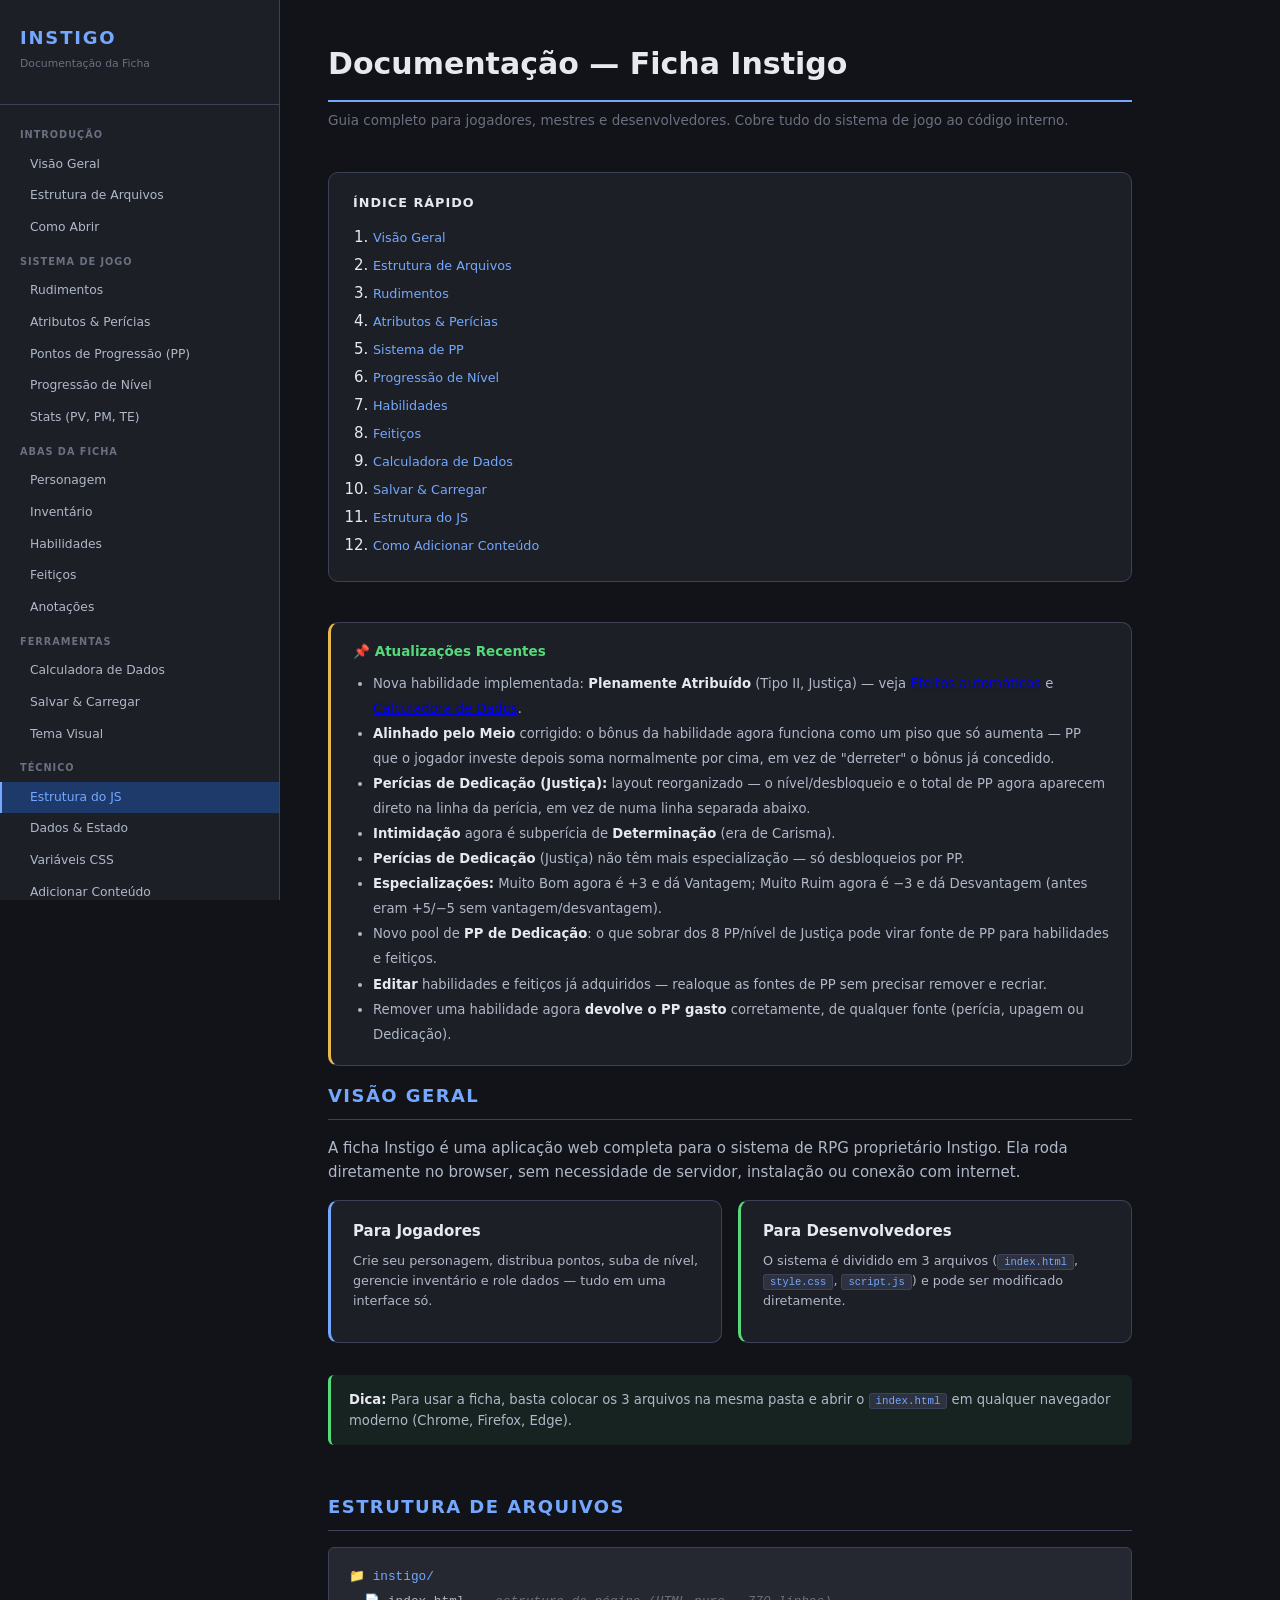
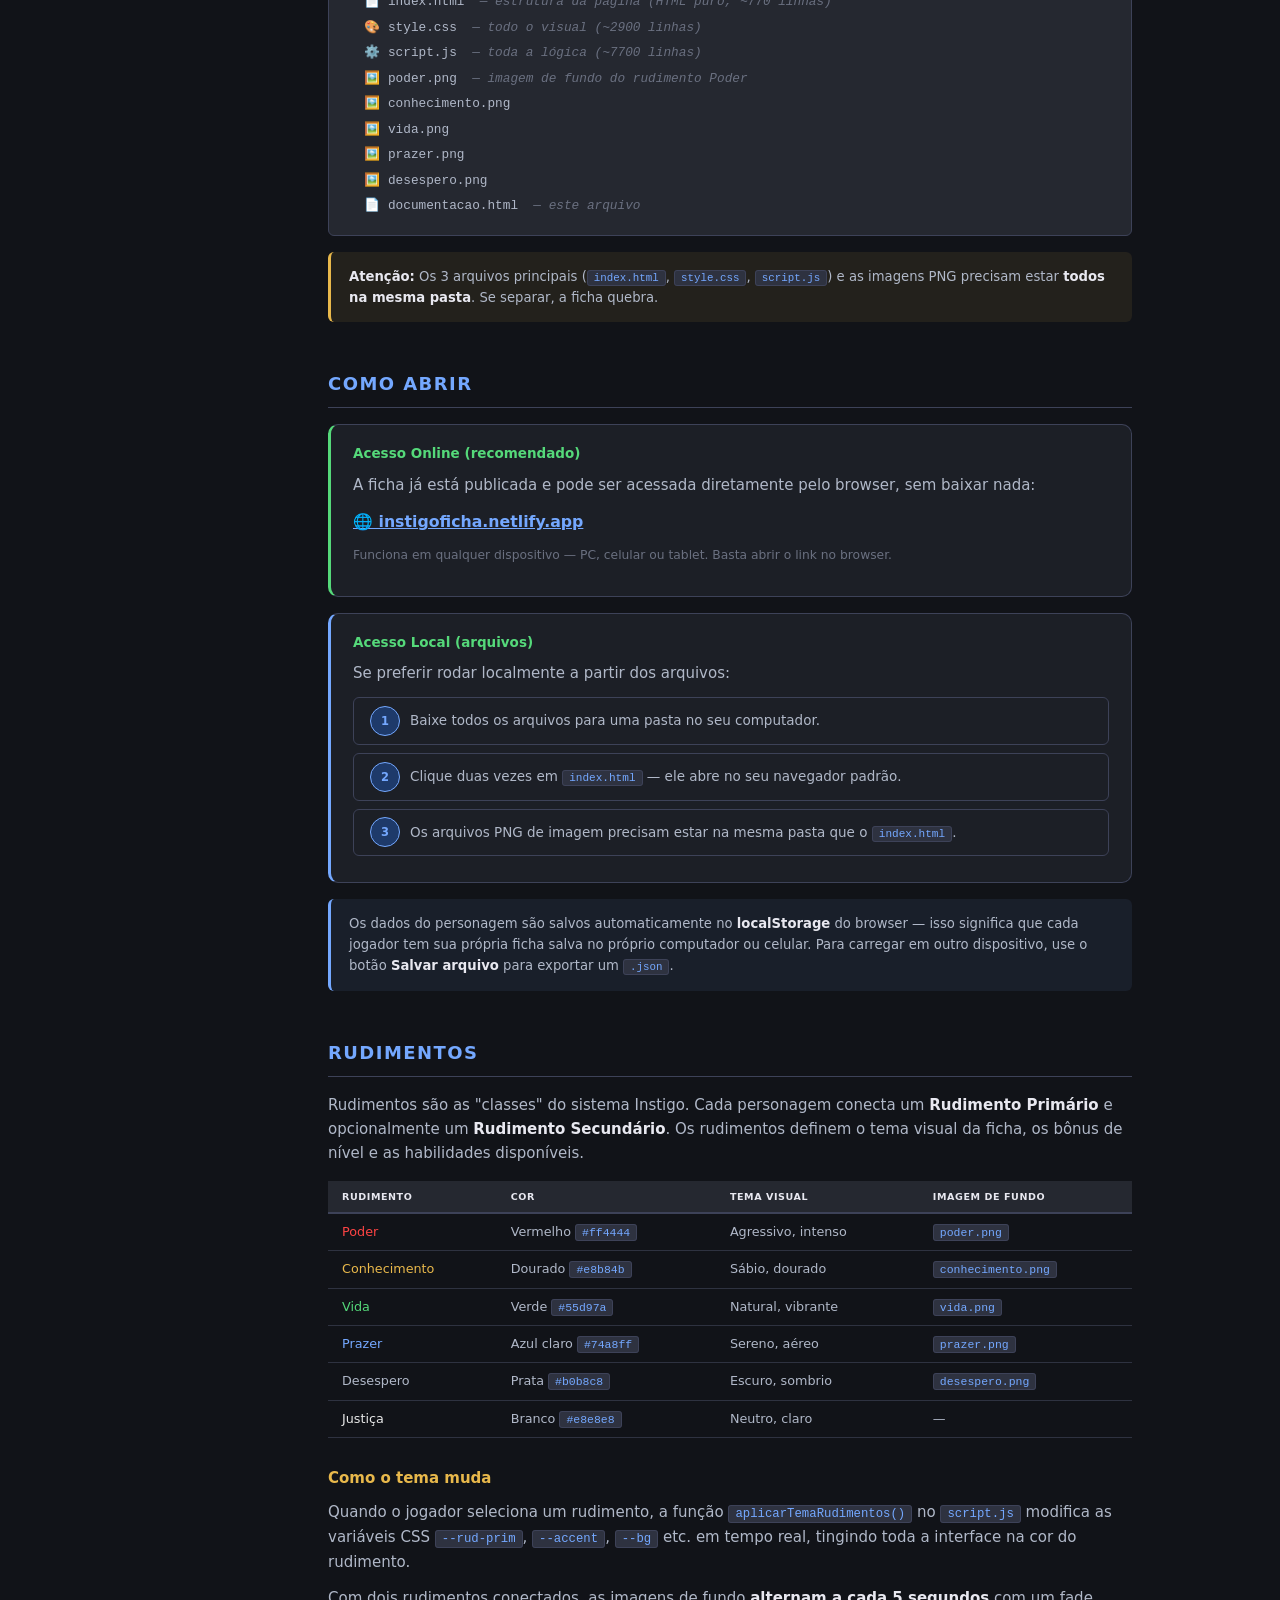
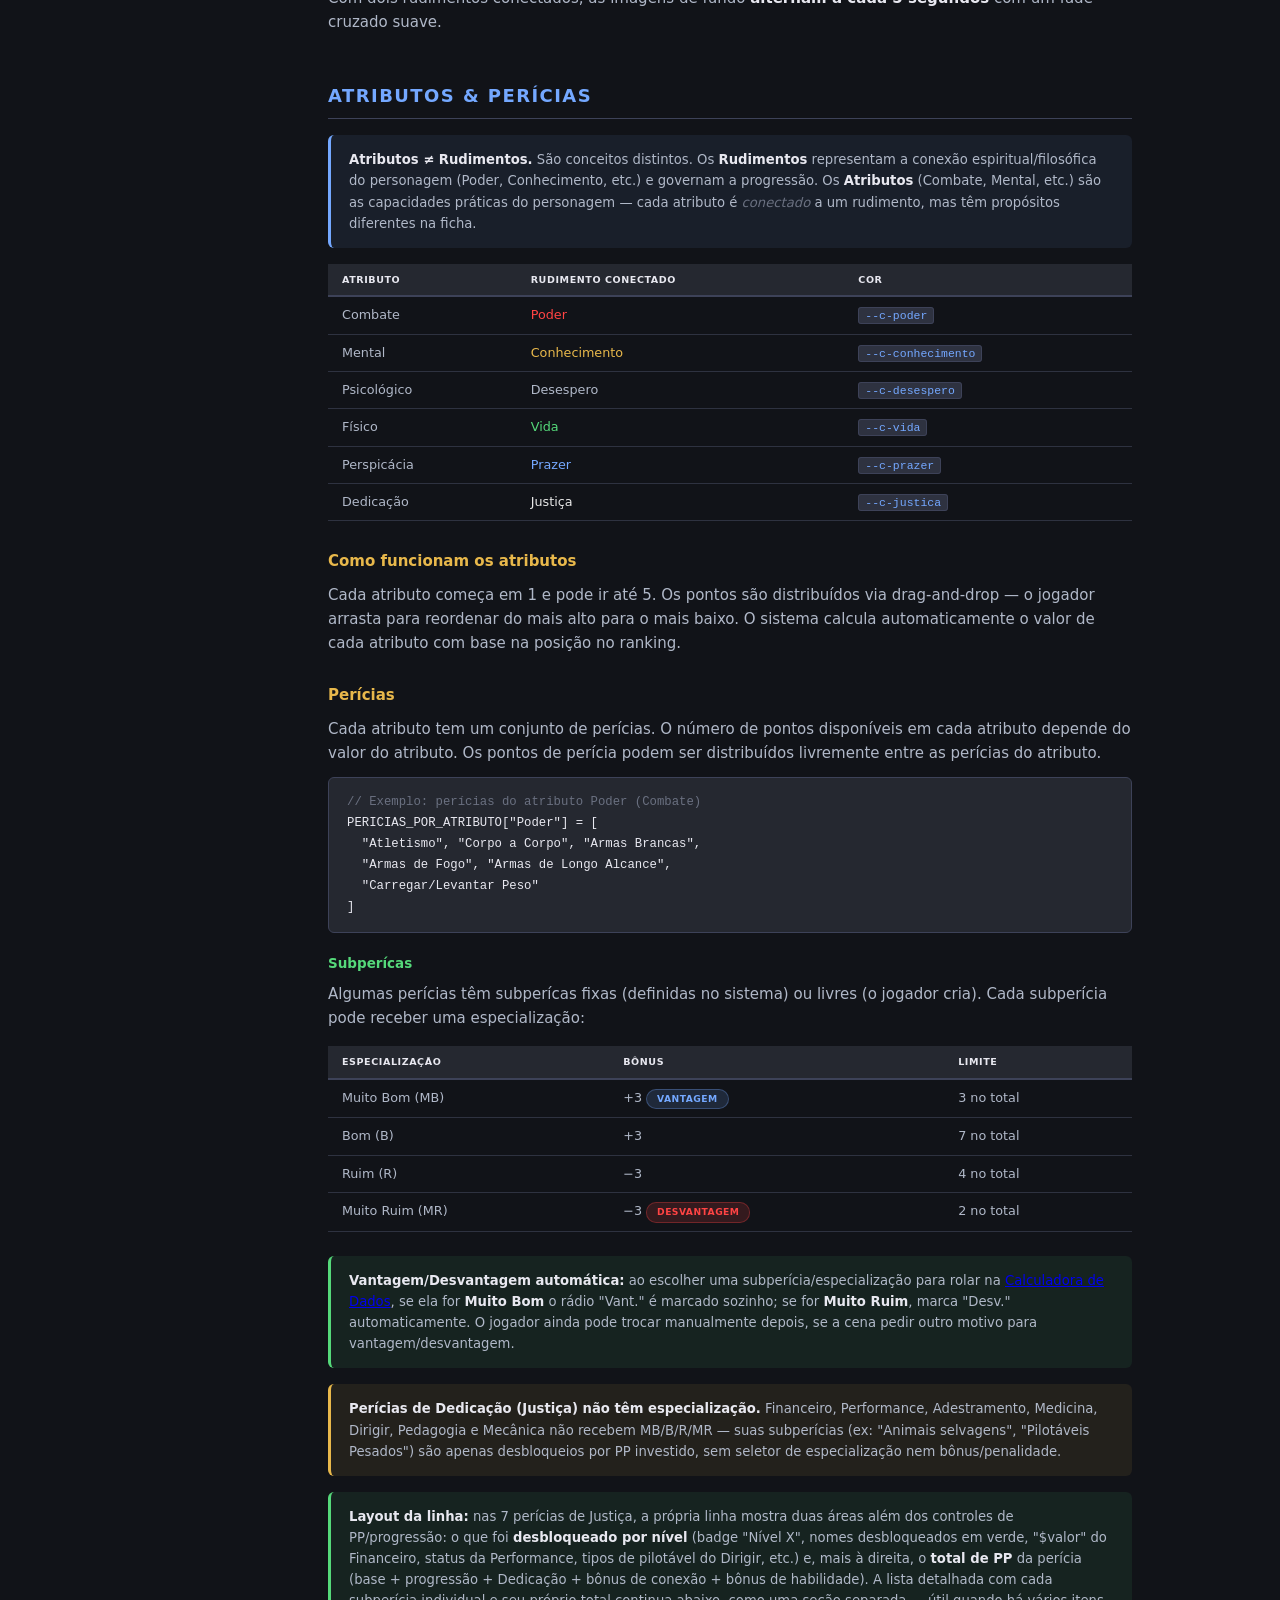
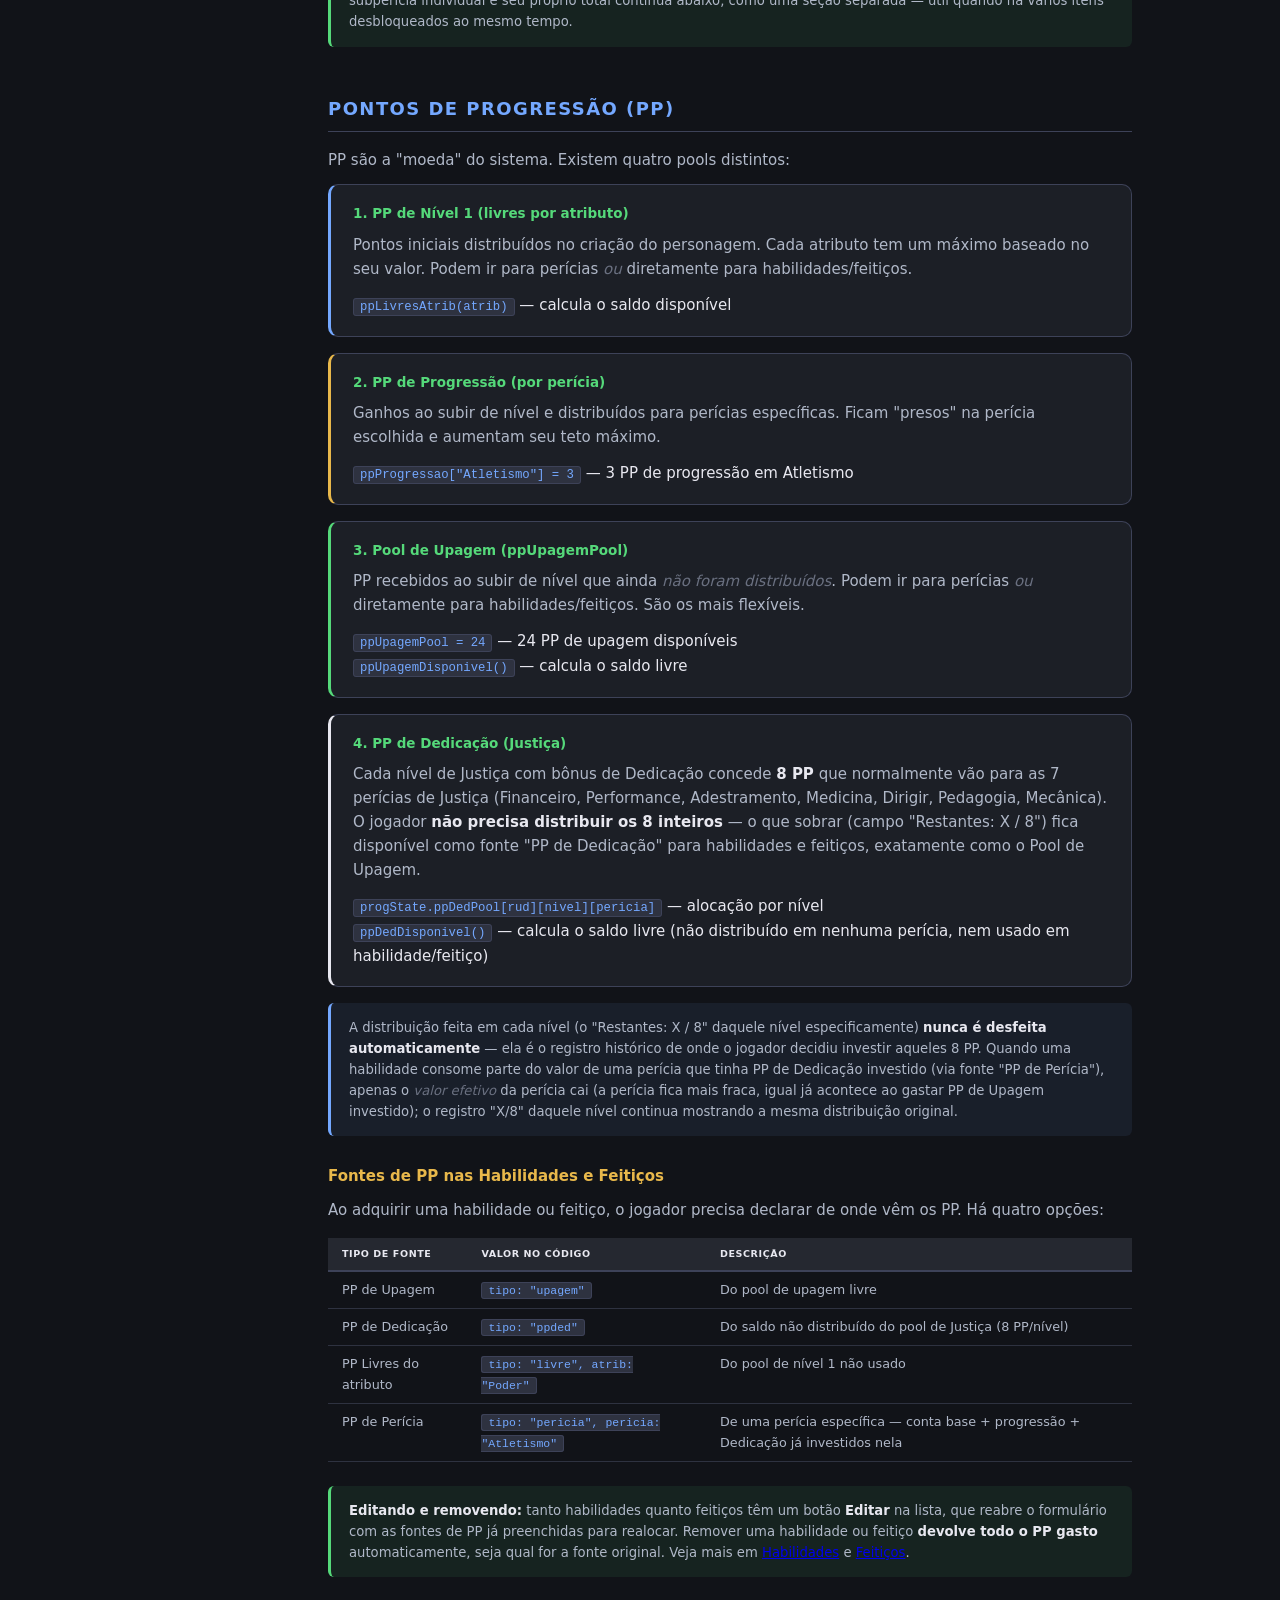
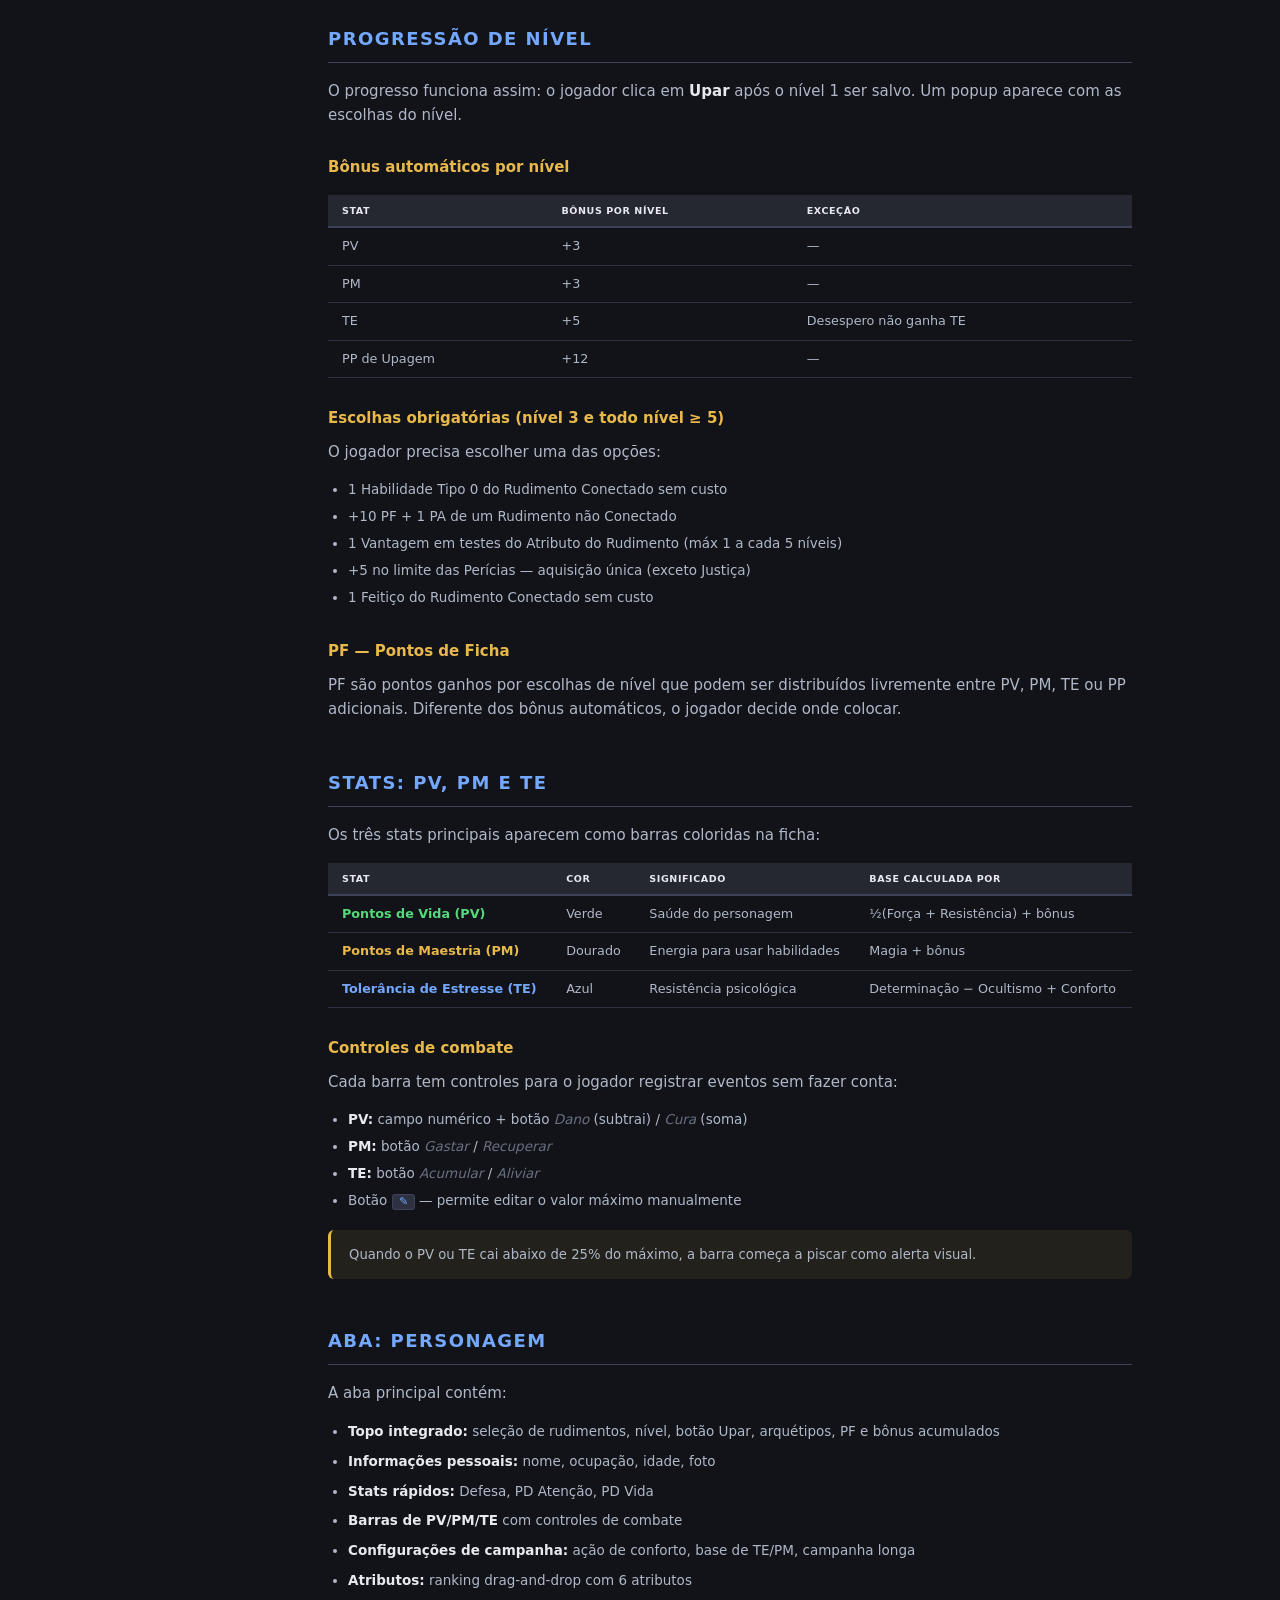
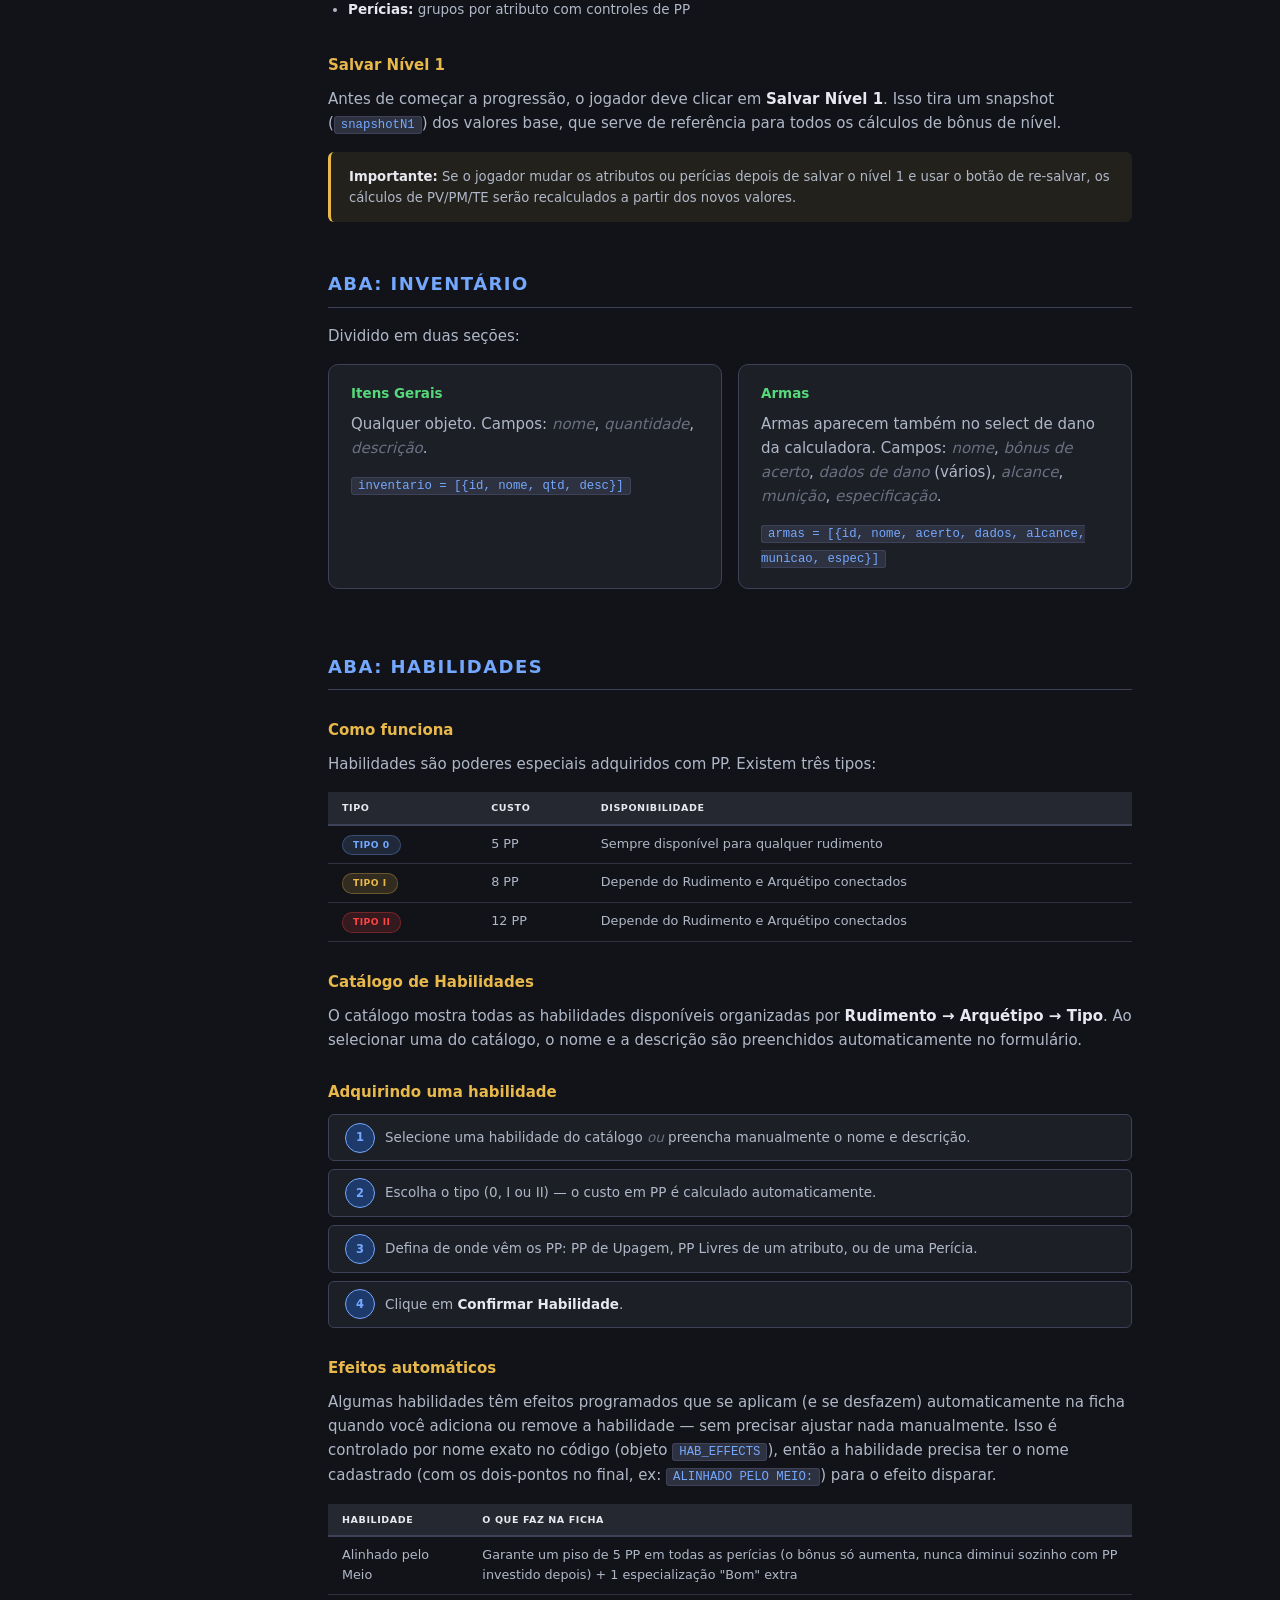
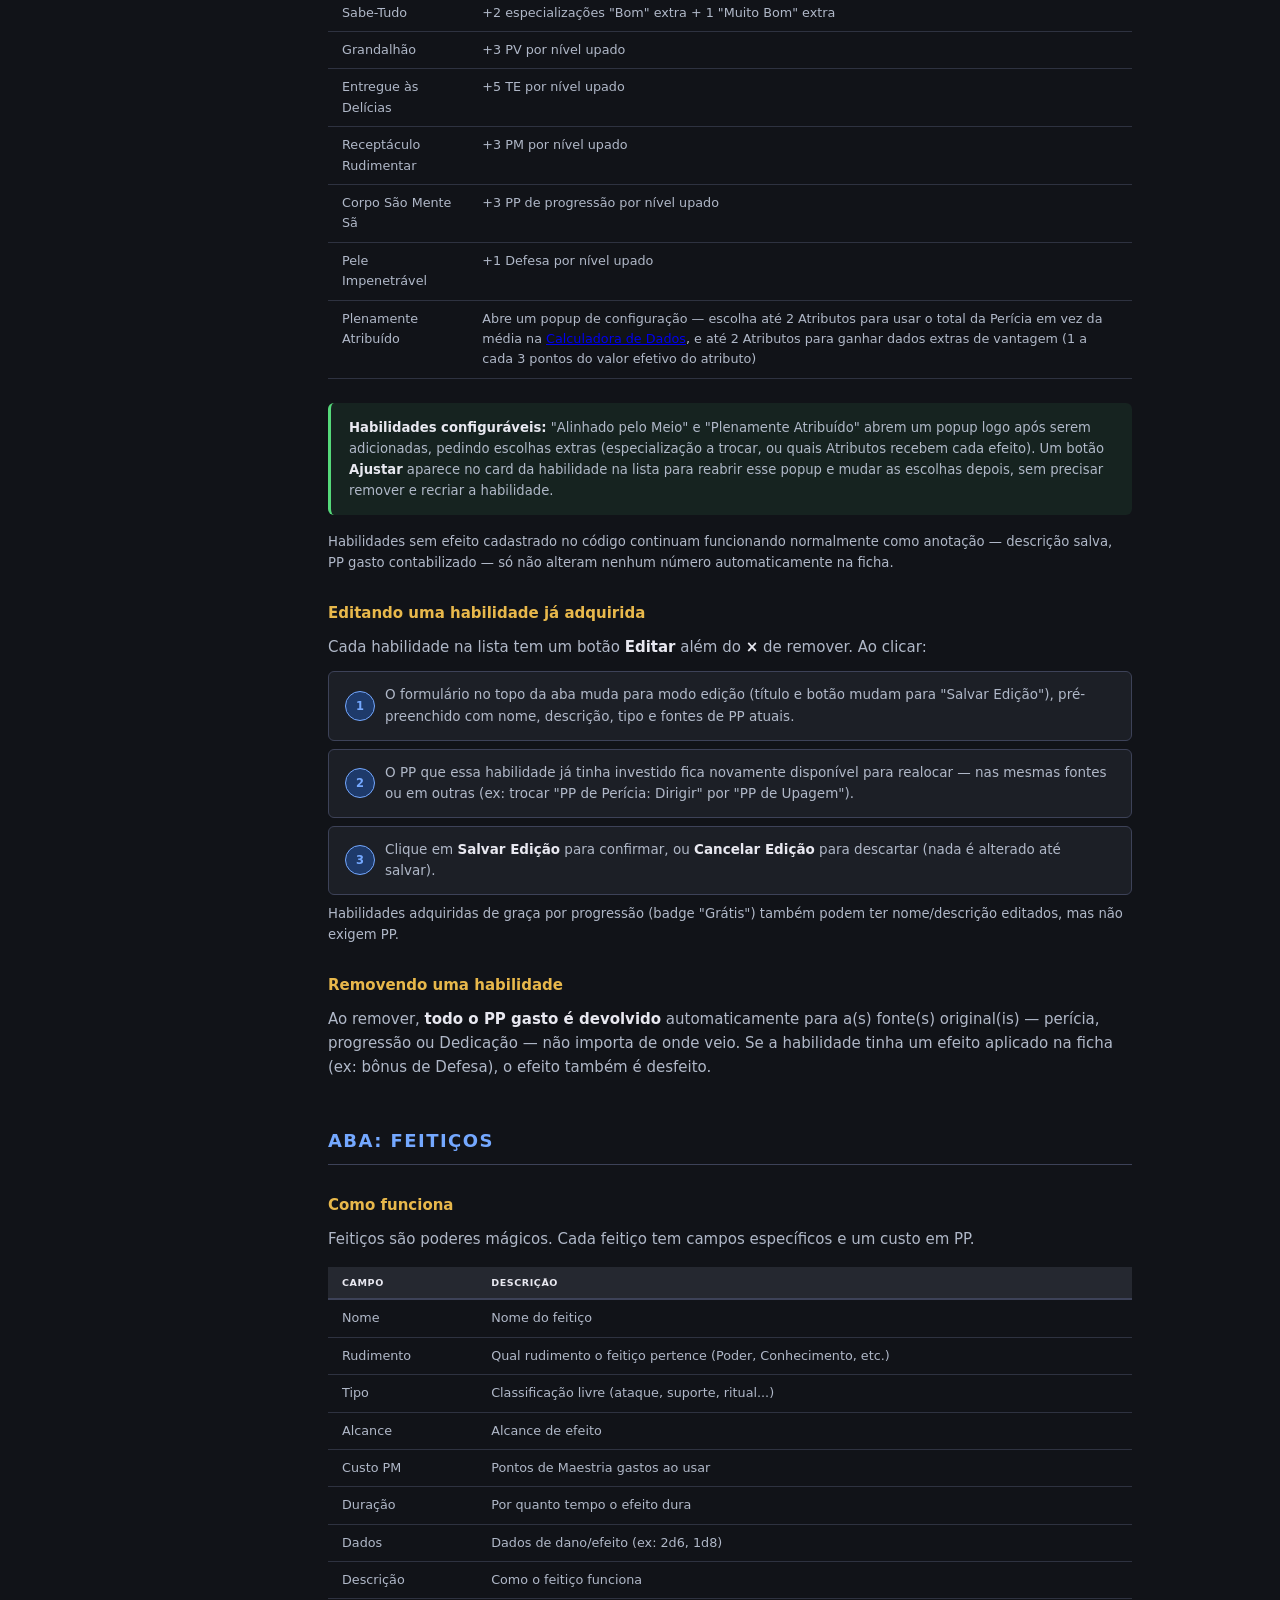
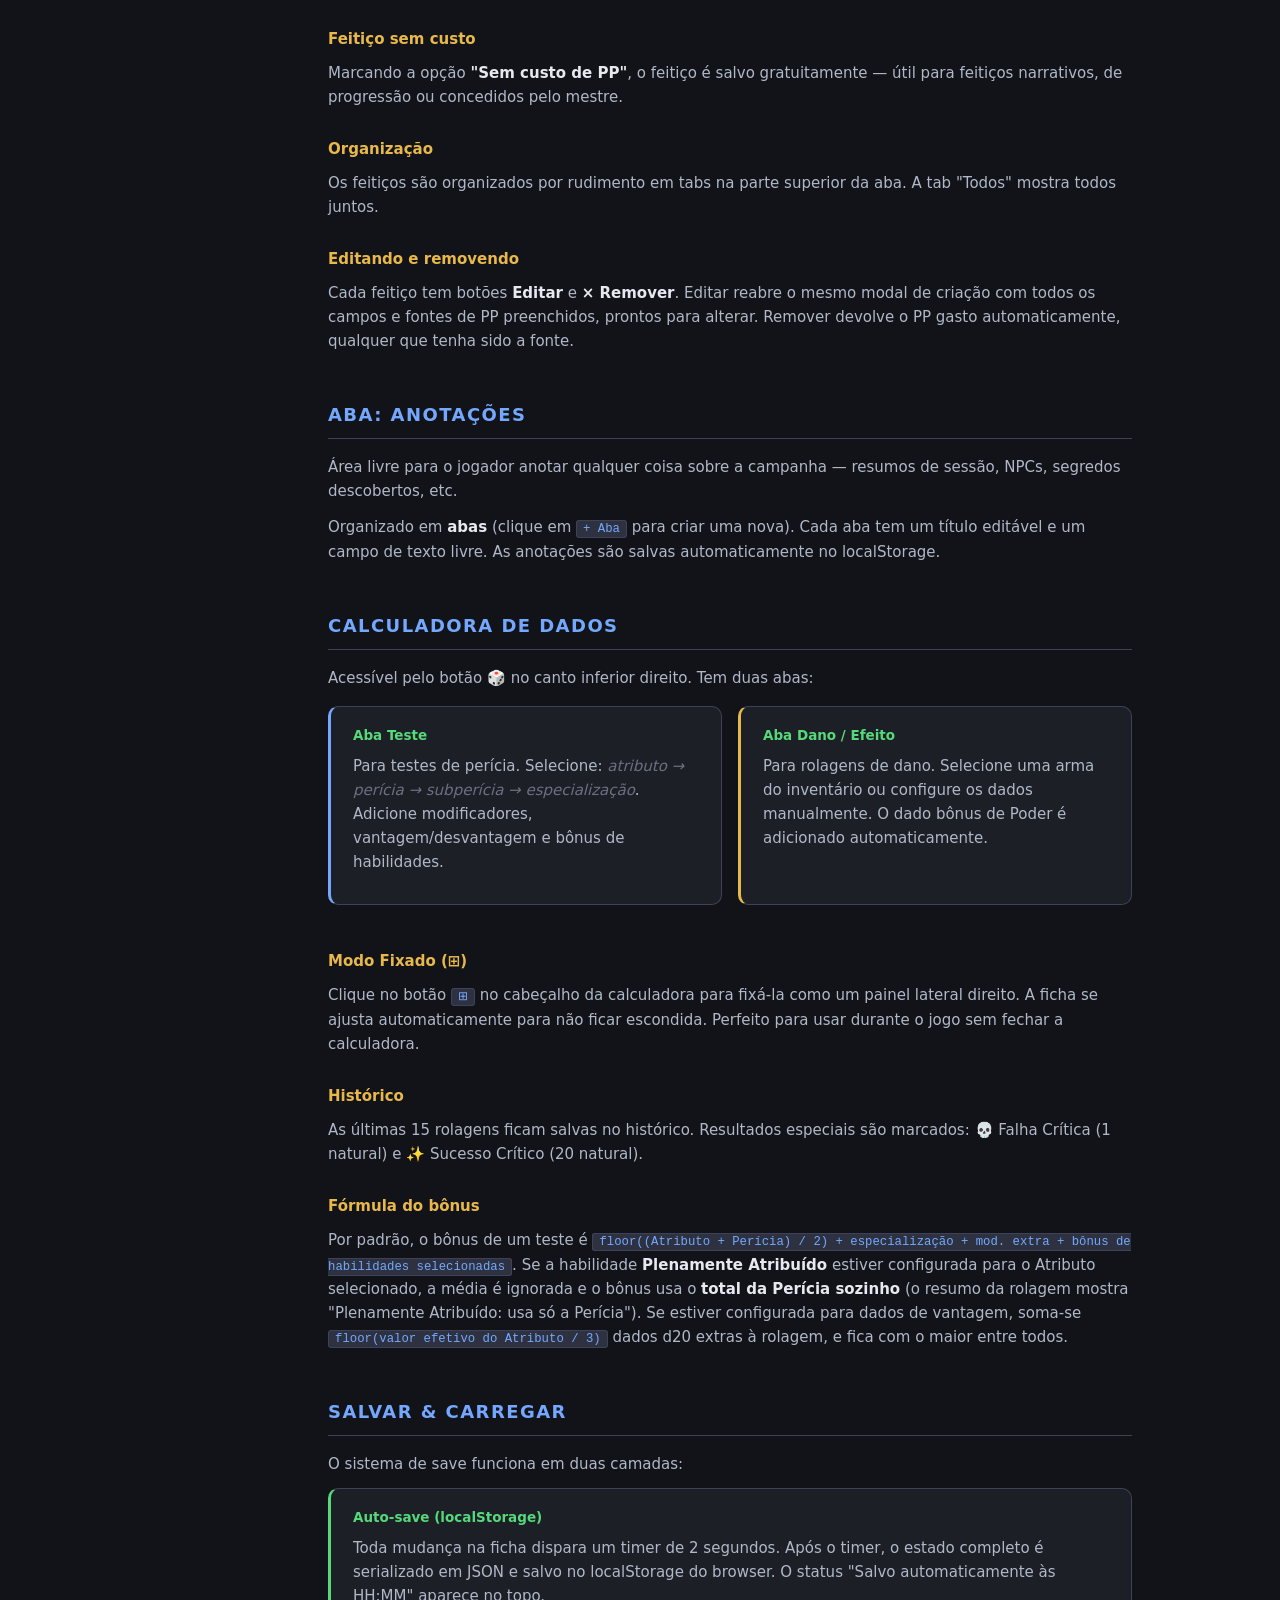
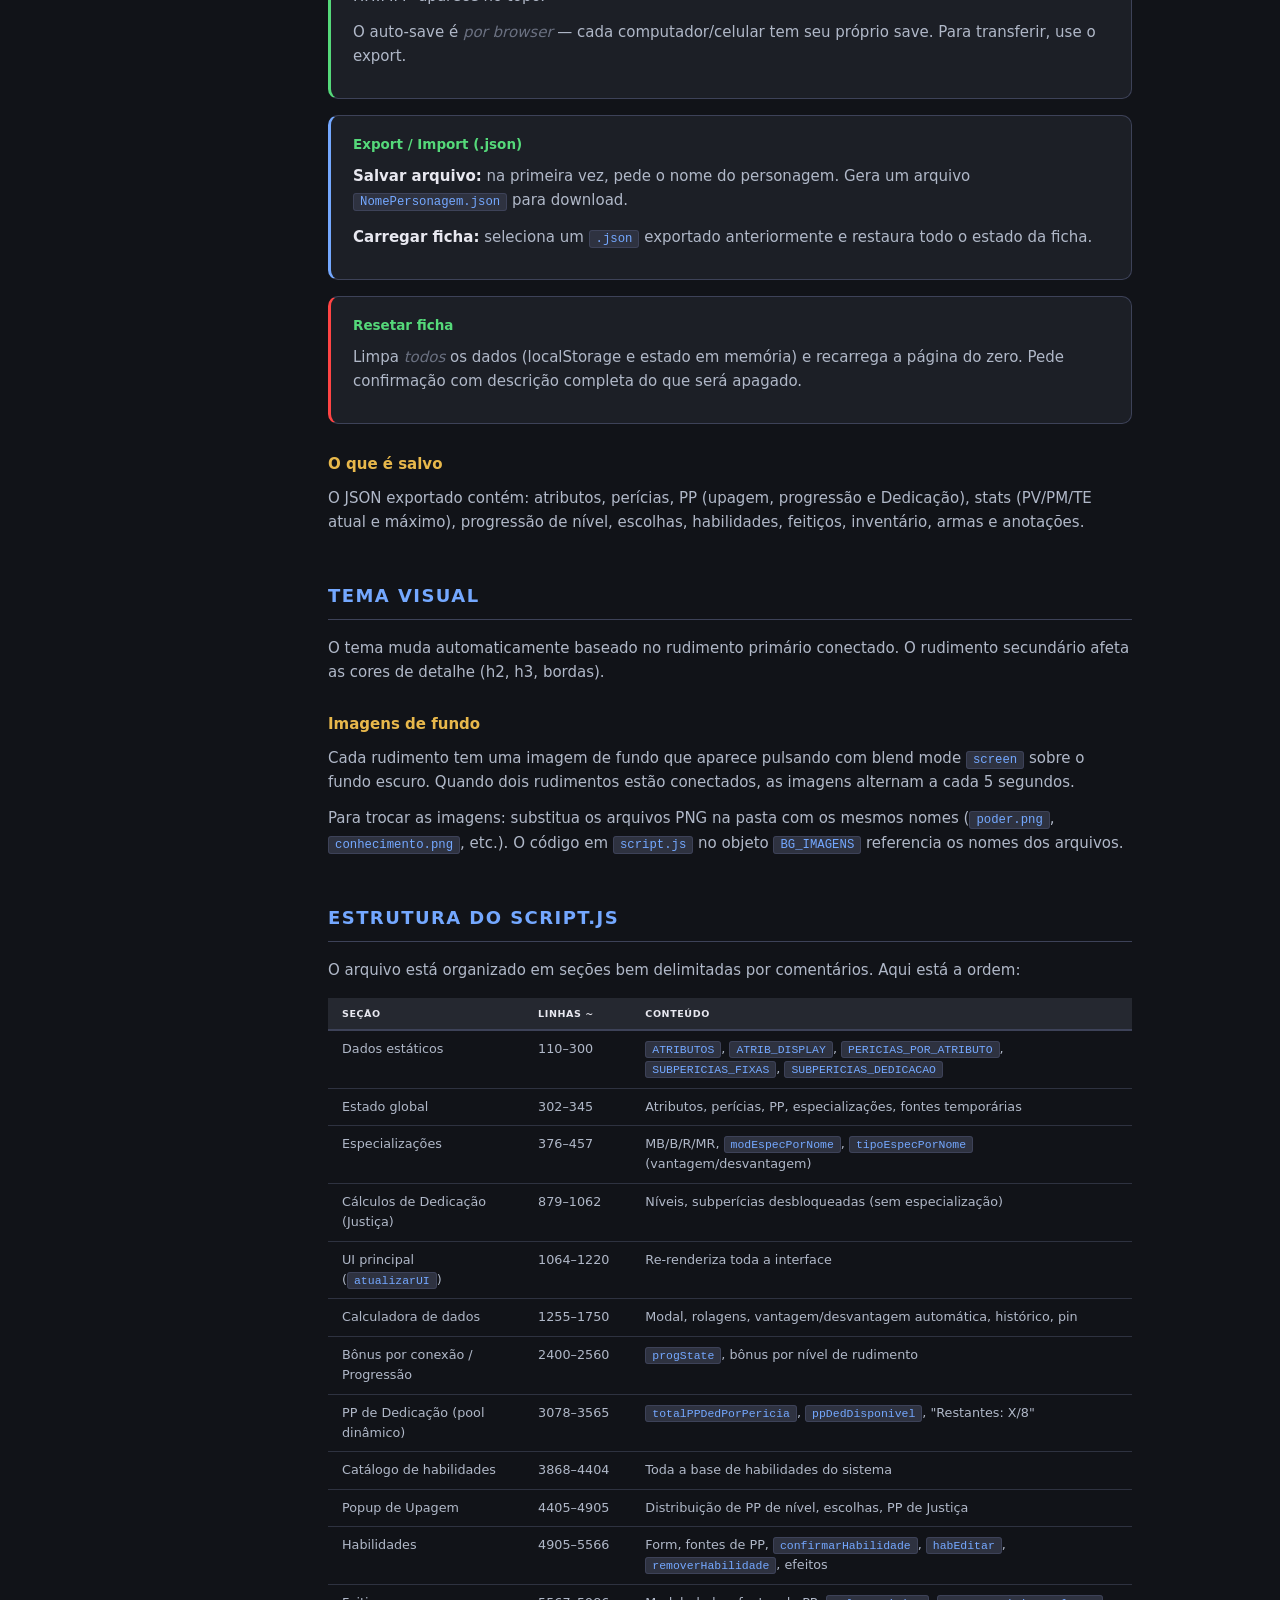
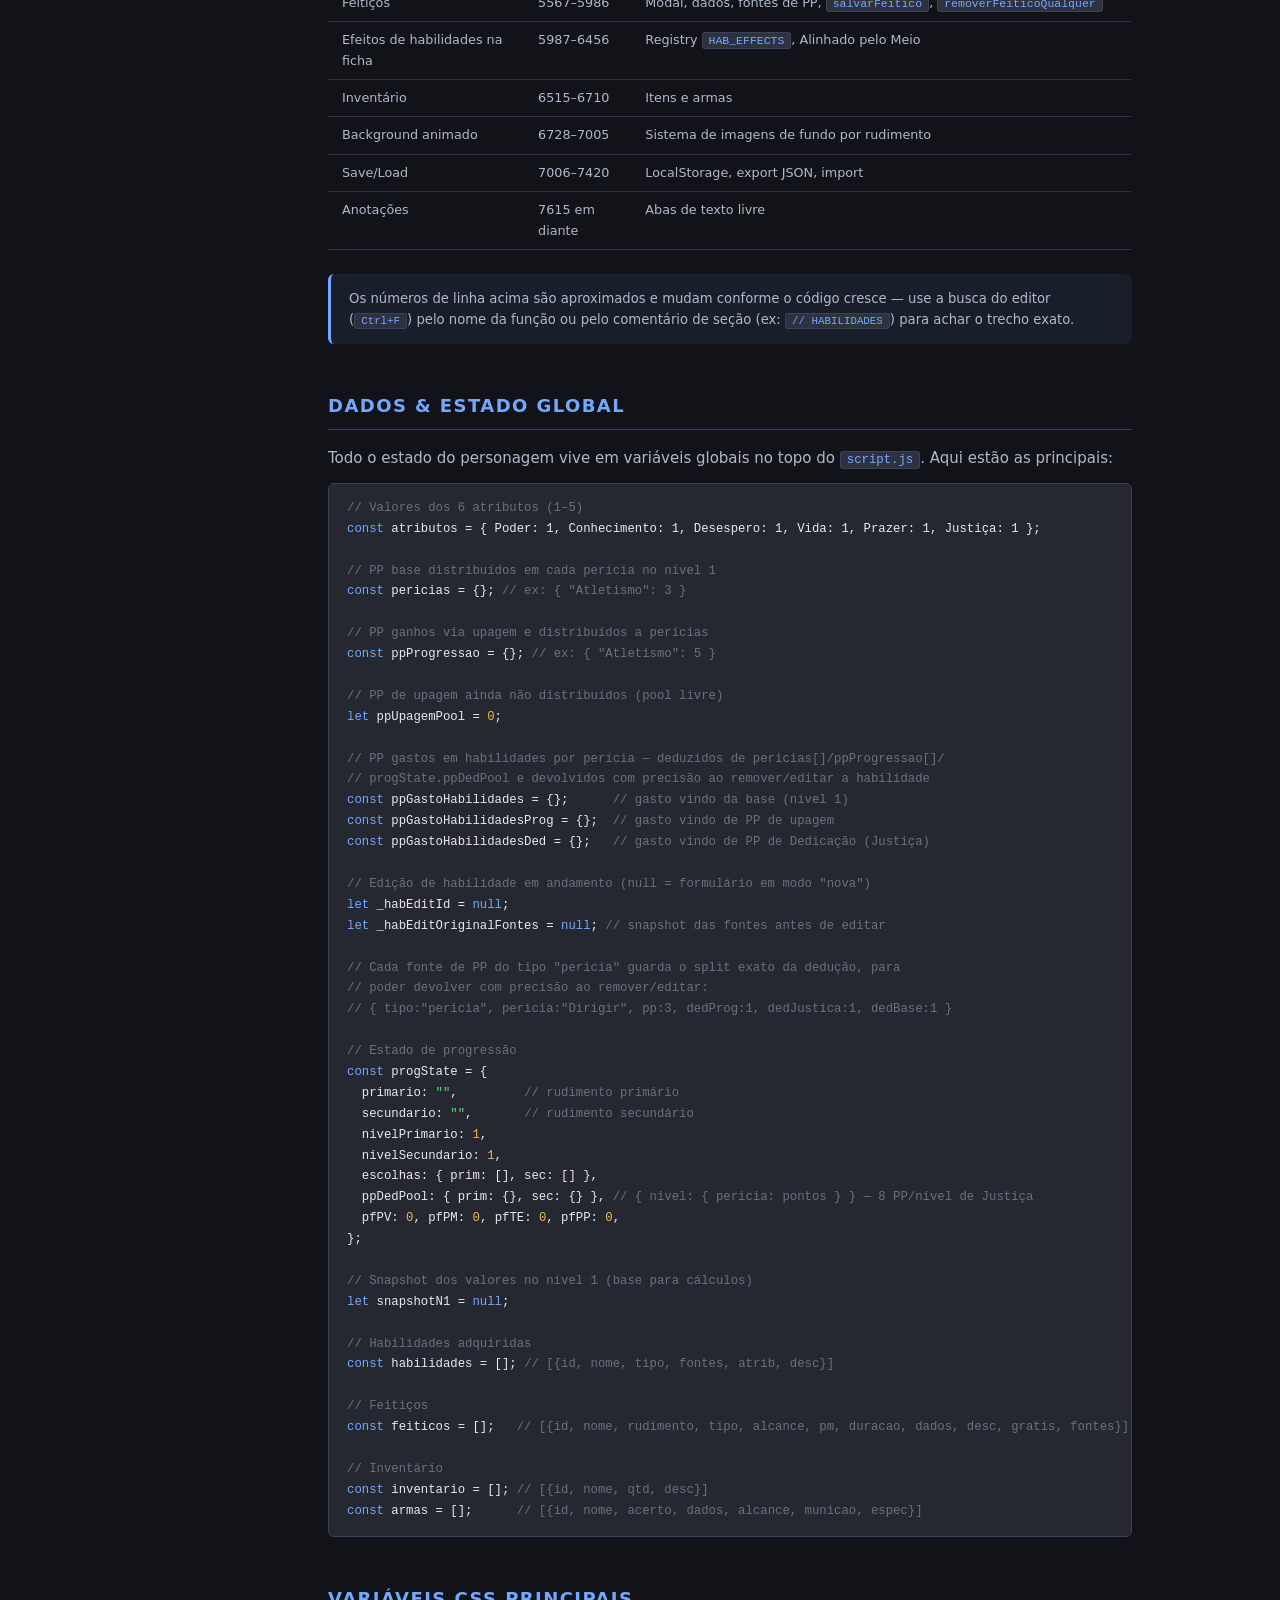
<file: documentacaoInstigo.html>
<!DOCTYPE html>
<html lang="pt-BR">
<head>
  <meta charset="UTF-8">
  <meta name="viewport" content="width=device-width, initial-scale=1.0">
  <title>Documentação — Ficha Instigo</title>
  <style>
    :root {
      --bg:      #111318;
      --bg2:     #1c1f26;
      --bg3:     #252830;
      --bg4:     #2e3240;
      --text:    #e8e8f0;
      --text2:   #b0b8c8;
      --text3:   #6a7080;
      --accent:  #74a8ff;
      --accent2: #1e3a6a;
      --green:   #55d97a;
      --red:     #ff4444;
      --yellow:  #e8b84b;
      --border:  #2e3240;
      --border2: #3d4258;
      --r:       6px;
      --r2:      10px;
    }

    * { box-sizing: border-box; margin: 0; padding: 0; }

    body {
      background: var(--bg);
      color: var(--text);
      font-family: 'Segoe UI', system-ui, sans-serif;
      font-size: 15px;
      line-height: 1.6;
    }

    /* ── Layout ── */
    .layout { display: flex; min-height: 100vh; }

    /* Sidebar */
    .sidebar {
      width: 280px;
      flex-shrink: 0;
      background: var(--bg2);
      border-right: 1px solid var(--border2);
      position: sticky;
      top: 0;
      height: 100vh;
      overflow-y: auto;
      padding: 24px 0;
    }
    .sidebar-logo {
      padding: 0 20px 20px;
      border-bottom: 1px solid var(--border2);
      margin-bottom: 16px;
    }
    .sidebar-logo h1 {
      font-size: 1.2em;
      color: var(--accent);
      letter-spacing: .1em;
      text-transform: uppercase;
    }
    .sidebar-logo p { font-size: .72em; color: var(--text3); margin-top: 2px; }

    .sidebar-section { margin-bottom: 4px; }
    .sidebar-section-title {
      padding: 6px 20px;
      font-size: .65em;
      text-transform: uppercase;
      letter-spacing: .1em;
      color: var(--text3);
      font-weight: 700;
    }
    .sidebar a {
      display: block;
      padding: 6px 20px 6px 28px;
      color: var(--text2);
      text-decoration: none;
      font-size: .82em;
      border-left: 2px solid transparent;
      transition: all .12s;
    }
    .sidebar a:hover { color: var(--text); background: var(--bg3); }
    .sidebar a.active { color: var(--accent); border-left-color: var(--accent); background: var(--accent2); }

    /* Main content */
    .main {
      flex: 1;
      min-width: 0;
      padding: 40px 48px;
      max-width: 900px;
    }

    /* ── Typography ── */
    h1.page-title {
      font-size: 2em;
      color: var(--text);
      border-bottom: 2px solid var(--accent);
      padding-bottom: 12px;
      margin-bottom: 8px;
    }
    .page-subtitle { color: var(--text3); font-size: .9em; margin-bottom: 40px; }

    h2 {
      font-size: 1.2em;
      color: var(--accent);
      text-transform: uppercase;
      letter-spacing: .08em;
      border-bottom: 1px solid var(--border2);
      padding-bottom: 8px;
      margin: 48px 0 16px;
      scroll-margin-top: 20px;
    }
    h2:first-of-type { margin-top: 0; }
    h3 {
      font-size: 1em;
      color: var(--yellow);
      margin: 28px 0 10px;
      scroll-margin-top: 20px;
    }
    h4 { font-size: .9em; color: var(--green); margin: 18px 0 8px; }

    p { color: var(--text2); margin-bottom: 12px; }
    strong { color: var(--text); }
    em { color: var(--text3); }

    /* ── Cards ── */
    .card {
      background: var(--bg2);
      border: 1px solid var(--border2);
      border-radius: var(--r2);
      padding: 18px 22px;
      margin-bottom: 16px;
    }
    .card-accent-blue  { border-left: 3px solid var(--accent); }
    .card-accent-green { border-left: 3px solid var(--green); }
    .card-accent-yellow{ border-left: 3px solid var(--yellow); }
    .card-accent-red   { border-left: 3px solid var(--red); }

    /* ── Tables ── */
    table {
      width: 100%;
      border-collapse: collapse;
      margin: 16px 0 24px;
      font-size: .85em;
    }
    thead th {
      background: var(--bg3);
      color: var(--text);
      padding: 8px 14px;
      text-align: left;
      font-size: .75em;
      text-transform: uppercase;
      letter-spacing: .06em;
      border-bottom: 2px solid var(--border2);
    }
    tbody td {
      padding: 8px 14px;
      border-bottom: 1px solid var(--border);
      color: var(--text2);
      vertical-align: top;
    }
    tbody tr:hover td { background: var(--bg3); }
    td code, th code { font-size: .9em; }

    /* ── Code ── */
    code {
      font-family: 'Cascadia Code', 'Fira Code', monospace;
      font-size: .82em;
      background: var(--bg4);
      color: var(--accent);
      padding: 1px 6px;
      border-radius: 3px;
      border: 1px solid var(--border2);
    }
    pre {
      background: var(--bg3);
      border: 1px solid var(--border2);
      border-radius: var(--r);
      padding: 14px 18px;
      overflow-x: auto;
      margin: 12px 0 20px;
      font-size: .82em;
      line-height: 1.7;
    }
    pre code {
      background: none;
      border: none;
      padding: 0;
      color: var(--text);
      font-size: 1em;
    }
    .comment { color: var(--text3); }
    .kw  { color: var(--accent); }
    .str { color: var(--green); }
    .num { color: var(--yellow); }

    /* ── Badges ── */
    .badge {
      display: inline-block;
      padding: 2px 10px;
      border-radius: 10px;
      font-size: .72em;
      font-weight: 700;
      text-transform: uppercase;
      letter-spacing: .05em;
      margin-right: 4px;
    }
    .badge-blue   { background: rgba(116,168,255,.15); color: var(--accent); border: 1px solid rgba(116,168,255,.3); }
    .badge-green  { background: rgba(85,217,122,.15);  color: var(--green);  border: 1px solid rgba(85,217,122,.3); }
    .badge-yellow { background: rgba(232,184,75,.15);  color: var(--yellow); border: 1px solid rgba(232,184,75,.3); }
    .badge-red    { background: rgba(255,68,68,.15);   color: var(--red);    border: 1px solid rgba(255,68,68,.3); }

    /* ── Callouts ── */
    .callout {
      padding: 14px 18px;
      border-radius: var(--r);
      margin: 16px 0;
      font-size: .88em;
    }
    .callout-info    { background: rgba(116,168,255,.08); border-left: 3px solid var(--accent); color: var(--text2); }
    .callout-warning { background: rgba(232,184,75,.08);  border-left: 3px solid var(--yellow); color: var(--text2); }
    .callout-tip     { background: rgba(85,217,122,.08);  border-left: 3px solid var(--green);  color: var(--text2); }

    /* ── Rudimento colors ── */
    .rud-poder        { color: #ff4444; }
    .rud-conhecimento { color: #e8b84b; }
    .rud-vida         { color: #55d97a; }
    .rud-prazer       { color: #74a8ff; }
    .rud-desespero    { color: #b0b8c8; }
    .rud-justica      { color: #e8e8e8; }

    .rud-pill {
      display: inline-block;
      padding: 2px 10px;
      border-radius: 10px;
      font-size: .78em;
      font-weight: 700;
      margin: 2px;
    }

    /* ── File tree ── */
    .file-tree {
      background: var(--bg3);
      border: 1px solid var(--border2);
      border-radius: var(--r);
      padding: 16px 20px;
      font-family: monospace;
      font-size: .85em;
      line-height: 2;
    }
    .file-tree .folder { color: var(--accent); }
    .file-tree .file   { color: var(--text2); }
    .file-tree .note   { color: var(--text3); font-style: italic; }

    /* ── Grid ── */
    .grid-2 { display: grid; grid-template-columns: 1fr 1fr; gap: 16px; margin: 16px 0; }

    /* ── Divider ── */
    hr { border: none; border-top: 1px solid var(--border2); margin: 32px 0; }

    /* ── Step list ── */
    .steps { counter-reset: steps; list-style: none; padding: 0; }
    .steps li {
      counter-increment: steps;
      padding: 12px 16px 12px 56px;
      background: var(--bg2);
      border: 1px solid var(--border2);
      border-radius: var(--r);
      margin-bottom: 8px;
      position: relative;
      color: var(--text2);
      font-size: .9em;
    }
    .steps li::before {
      content: counter(steps);
      position: absolute;
      left: 16px;
      top: 50%;
      transform: translateY(-50%);
      width: 28px;
      height: 28px;
      background: var(--accent2);
      color: var(--accent);
      border: 1px solid var(--accent);
      border-radius: 50%;
      display: flex;
      align-items: center;
      justify-content: center;
      font-weight: 700;
      font-size: .85em;
    }

    /* ── TOC ── */
    .toc {
      background: var(--bg2);
      border: 1px solid var(--border2);
      border-radius: var(--r2);
      padding: 20px 24px;
      margin-bottom: 40px;
    }
    .toc h3 { color: var(--text); margin: 0 0 12px; font-size: .85em; text-transform: uppercase; letter-spacing: .08em; }
    .toc ol { padding-left: 20px; }
    .toc li { margin-bottom: 4px; }
    .toc a  { color: var(--accent); text-decoration: none; font-size: .85em; }
    .toc a:hover { text-decoration: underline; }

    @media (max-width: 900px) {
      .sidebar { display: none; }
      .main { padding: 24px 20px; }
      .grid-2 { grid-template-columns: 1fr; }
    }
  </style>
</head>
<body>

<div class="layout">

  <!-- ══ SIDEBAR ══ -->
  <nav class="sidebar">
    <div class="sidebar-logo">
      <h1>Instigo</h1>
      <p>Documentação da Ficha</p>
    </div>

    <div class="sidebar-section">
      <div class="sidebar-section-title">Introdução</div>
      <a href="#visao-geral">Visão Geral</a>
      <a href="#estrutura-arquivos">Estrutura de Arquivos</a>
      <a href="#como-abrir">Como Abrir</a>
    </div>

    <div class="sidebar-section">
      <div class="sidebar-section-title">Sistema de Jogo</div>
      <a href="#rudimentos">Rudimentos</a>
      <a href="#atributos">Atributos & Perícias</a>
      <a href="#pp">Pontos de Progressão (PP)</a>
      <a href="#progressao">Progressão de Nível</a>
      <a href="#stats">Stats (PV, PM, TE)</a>
    </div>

    <div class="sidebar-section">
      <div class="sidebar-section-title">Abas da Ficha</div>
      <a href="#aba-personagem">Personagem</a>
      <a href="#aba-inventario">Inventário</a>
      <a href="#aba-habilidades">Habilidades</a>
      <a href="#aba-feiticos">Feitiços</a>
      <a href="#aba-anotacoes">Anotações</a>
    </div>

    <div class="sidebar-section">
      <div class="sidebar-section-title">Ferramentas</div>
      <a href="#calculadora">Calculadora de Dados</a>
      <a href="#save-load">Salvar & Carregar</a>
      <a href="#tema">Tema Visual</a>
    </div>

    <div class="sidebar-section">
      <div class="sidebar-section-title">Técnico</div>
      <a href="#estrutura-js">Estrutura do JS</a>
      <a href="#dados-estado">Dados & Estado</a>
      <a href="#css-vars">Variáveis CSS</a>
      <a href="#adicionar-conteudo">Adicionar Conteúdo</a>
    </div>
  </nav>

  <!-- ══ MAIN ══ -->
  <main class="main">

    <h1 class="page-title">Documentação — Ficha Instigo</h1>
    <p class="page-subtitle">Guia completo para jogadores, mestres e desenvolvedores. Cobre tudo do sistema de jogo ao código interno.</p>

    <div class="toc">
      <h3>Índice Rápido</h3>
      <ol>
        <li><a href="#visao-geral">Visão Geral</a></li>
        <li><a href="#estrutura-arquivos">Estrutura de Arquivos</a></li>
        <li><a href="#rudimentos">Rudimentos</a></li>
        <li><a href="#atributos">Atributos & Perícias</a></li>
        <li><a href="#pp">Sistema de PP</a></li>
        <li><a href="#progressao">Progressão de Nível</a></li>
        <li><a href="#habilidades-sistema">Habilidades</a></li>
        <li><a href="#feiticos-sistema">Feitiços</a></li>
        <li><a href="#calculadora">Calculadora de Dados</a></li>
        <li><a href="#save-load">Salvar & Carregar</a></li>
        <li><a href="#estrutura-js">Estrutura do JS</a></li>
        <li><a href="#adicionar-conteudo">Como Adicionar Conteúdo</a></li>
      </ol>
    </div>

    <div class="card card-accent-yellow">
      <h4 style="margin-top:0">📌 Atualizações Recentes</h4>
      <ul style="padding-left:20px;color:var(--text2);font-size:.88em;line-height:1.9;">
        <li>Nova habilidade implementada: <strong>Plenamente Atribuído</strong> (Tipo II, Justiça) — veja <a href="#aba-habilidades">Efeitos automáticos</a> e <a href="#calculadora">Calculadora de Dados</a>.</li>
        <li><strong>Alinhado pelo Meio</strong> corrigido: o bônus da habilidade agora funciona como um piso que só aumenta — PP que o jogador investe depois soma normalmente por cima, em vez de "derreter" o bônus já concedido.</li>
        <li><strong>Perícias de Dedicação (Justiça):</strong> layout reorganizado — o nível/desbloqueio e o total de PP agora aparecem direto na linha da perícia, em vez de numa linha separada abaixo.</li>
        <li><strong>Intimidação</strong> agora é subperícia de <strong>Determinação</strong> (era de Carisma).</li>
        <li><strong>Perícias de Dedicação</strong> (Justiça) não têm mais especialização — só desbloqueios por PP.</li>
        <li><strong>Especializações:</strong> Muito Bom agora é +3 e dá Vantagem; Muito Ruim agora é −3 e dá Desvantagem (antes eram +5/−5 sem vantagem/desvantagem).</li>
        <li>Novo pool de <strong>PP de Dedicação</strong>: o que sobrar dos 8 PP/nível de Justiça pode virar fonte de PP para habilidades e feitiços.</li>
        <li><strong>Editar</strong> habilidades e feitiços já adquiridos — realoque as fontes de PP sem precisar remover e recriar.</li>
        <li>Remover uma habilidade agora <strong>devolve o PP gasto</strong> corretamente, de qualquer fonte (perícia, upagem ou Dedicação).</li>
      </ul>
    </div>

    <!-- ══════════════════════════════════════════════ -->
    <h2 id="visao-geral">Visão Geral</h2>

    <p>A ficha Instigo é uma aplicação web completa para o sistema de RPG proprietário Instigo. Ela roda diretamente no browser, sem necessidade de servidor, instalação ou conexão com internet.</p>

    <div class="grid-2">
      <div class="card card-accent-blue">
        <strong>Para Jogadores</strong>
        <p style="margin-top:8px;font-size:.85em;">Crie seu personagem, distribua pontos, suba de nível, gerencie inventário e role dados — tudo em uma interface só.</p>
      </div>
      <div class="card card-accent-green">
        <strong>Para Desenvolvedores</strong>
        <p style="margin-top:8px;font-size:.85em;">O sistema é dividido em 3 arquivos (<code>index.html</code>, <code>style.css</code>, <code>script.js</code>) e pode ser modificado diretamente.</p>
      </div>
    </div>

    <div class="callout callout-tip">
      <strong>Dica:</strong> Para usar a ficha, basta colocar os 3 arquivos na mesma pasta e abrir o <code>index.html</code> em qualquer navegador moderno (Chrome, Firefox, Edge).
    </div>

    <!-- ══════════════════════════════════════════════ -->
    <h2 id="estrutura-arquivos">Estrutura de Arquivos</h2>

    <div class="file-tree">
      <span class="folder">📁 instigo/</span><br>
      &nbsp;&nbsp;<span class="file">📄 index.html</span> &nbsp;<span class="note">— estrutura da página (HTML puro, ~770 linhas)</span><br>
      &nbsp;&nbsp;<span class="file">🎨 style.css</span> &nbsp;<span class="note">— todo o visual (~2900 linhas)</span><br>
      &nbsp;&nbsp;<span class="file">⚙️ script.js</span> &nbsp;<span class="note">— toda a lógica (~7700 linhas)</span><br>
      &nbsp;&nbsp;<span class="file">🖼️ poder.png</span> &nbsp;<span class="note">— imagem de fundo do rudimento Poder</span><br>
      &nbsp;&nbsp;<span class="file">🖼️ conhecimento.png</span><br>
      &nbsp;&nbsp;<span class="file">🖼️ vida.png</span><br>
      &nbsp;&nbsp;<span class="file">🖼️ prazer.png</span><br>
      &nbsp;&nbsp;<span class="file">🖼️ desespero.png</span><br>
      &nbsp;&nbsp;<span class="file">📄 documentacao.html</span> &nbsp;<span class="note">— este arquivo</span>
    </div>

    <div class="callout callout-warning">
      <strong>Atenção:</strong> Os 3 arquivos principais (<code>index.html</code>, <code>style.css</code>, <code>script.js</code>) e as imagens PNG precisam estar <strong>todos na mesma pasta</strong>. Se separar, a ficha quebra.
    </div>

    <!-- ══════════════════════════════════════════════ -->
    <h2 id="como-abrir">Como Abrir</h2>

    <div class="card card-accent-green">
      <h4 style="margin-top:0">Acesso Online (recomendado)</h4>
      <p>A ficha já está publicada e pode ser acessada diretamente pelo browser, sem baixar nada:</p>
      <p><a href="https://instigoficha.netlify.app/" target="_blank" style="color:var(--accent);font-size:1.05em;font-weight:700;">🌐 instigoficha.netlify.app</a></p>
      <p style="font-size:.82em;color:var(--text3);margin-top:4px;">Funciona em qualquer dispositivo — PC, celular ou tablet. Basta abrir o link no browser.</p>
    </div>

    <div class="card card-accent-blue">
      <h4 style="margin-top:0">Acesso Local (arquivos)</h4>
      <p>Se preferir rodar localmente a partir dos arquivos:</p>
      <ol class="steps" style="margin-top:10px;">
        <li>Baixe todos os arquivos para uma pasta no seu computador.</li>
        <li>Clique duas vezes em <code>index.html</code> — ele abre no seu navegador padrão.</li>
        <li>Os arquivos PNG de imagem precisam estar na mesma pasta que o <code>index.html</code>.</li>
      </ol>
    </div>

    <div class="callout callout-info">
      Os dados do personagem são salvos automaticamente no <strong>localStorage</strong> do browser — isso significa que cada jogador tem sua própria ficha salva no próprio computador ou celular. Para carregar em outro dispositivo, use o botão <strong>Salvar arquivo</strong> para exportar um <code>.json</code>.
    </div>

    <!-- ══════════════════════════════════════════════ -->
    <h2 id="rudimentos">Rudimentos</h2>

    <p>Rudimentos são as "classes" do sistema Instigo. Cada personagem conecta um <strong>Rudimento Primário</strong> e opcionalmente um <strong>Rudimento Secundário</strong>. Os rudimentos definem o tema visual da ficha, os bônus de nível e as habilidades disponíveis.</p>

    <table>
      <thead>
        <tr><th>Rudimento</th><th>Cor</th><th>Tema visual</th><th>Imagem de fundo</th></tr>
      </thead>
      <tbody>
        <tr><td><span class="rud-poder">Poder</span></td><td>Vermelho <code>#ff4444</code></td><td>Agressivo, intenso</td><td><code>poder.png</code></td></tr>
        <tr><td><span class="rud-conhecimento">Conhecimento</span></td><td>Dourado <code>#e8b84b</code></td><td>Sábio, dourado</td><td><code>conhecimento.png</code></td></tr>
        <tr><td><span class="rud-vida">Vida</span></td><td>Verde <code>#55d97a</code></td><td>Natural, vibrante</td><td><code>vida.png</code></td></tr>
        <tr><td><span class="rud-prazer">Prazer</span></td><td>Azul claro <code>#74a8ff</code></td><td>Sereno, aéreo</td><td><code>prazer.png</code></td></tr>
        <tr><td><span class="rud-desespero">Desespero</span></td><td>Prata <code>#b0b8c8</code></td><td>Escuro, sombrio</td><td><code>desespero.png</code></td></tr>
        <tr><td><span class="rud-justica">Justiça</span></td><td>Branco <code>#e8e8e8</code></td><td>Neutro, claro</td><td>—</td></tr>
      </tbody>
    </table>

    <h3>Como o tema muda</h3>
    <p>Quando o jogador seleciona um rudimento, a função <code>aplicarTemaRudimentos()</code> no <code>script.js</code> modifica as variáveis CSS <code>--rud-prim</code>, <code>--accent</code>, <code>--bg</code> etc. em tempo real, tingindo toda a interface na cor do rudimento.</p>

    <p>Com dois rudimentos conectados, as imagens de fundo <strong>alternam a cada 5 segundos</strong> com um fade cruzado suave.</p>

    <!-- ══════════════════════════════════════════════ -->
    <h2 id="atributos">Atributos & Perícias</h2>

    <div class="callout callout-info">
      <strong>Atributos ≠ Rudimentos.</strong> São conceitos distintos. Os <strong>Rudimentos</strong> representam a conexão espiritual/filosófica do personagem (Poder, Conhecimento, etc.) e governam a progressão. Os <strong>Atributos</strong> (Combate, Mental, etc.) são as capacidades práticas do personagem — cada atributo é <em>conectado</em> a um rudimento, mas têm propósitos diferentes na ficha.
    </div>

    <table>
      <thead>
        <tr><th>Atributo</th><th>Rudimento conectado</th><th>Cor</th></tr>
      </thead>
      <tbody>
        <tr><td>Combate</td><td><span class="rud-poder">Poder</span></td><td><code>--c-poder</code></td></tr>
        <tr><td>Mental</td><td><span class="rud-conhecimento">Conhecimento</span></td><td><code>--c-conhecimento</code></td></tr>
        <tr><td>Psicológico</td><td><span class="rud-desespero">Desespero</span></td><td><code>--c-desespero</code></td></tr>
        <tr><td>Físico</td><td><span class="rud-vida">Vida</span></td><td><code>--c-vida</code></td></tr>
        <tr><td>Perspicácia</td><td><span class="rud-prazer">Prazer</span></td><td><code>--c-prazer</code></td></tr>
        <tr><td>Dedicação</td><td><span class="rud-justica">Justiça</span></td><td><code>--c-justica</code></td></tr>
      </tbody>
    </table>

    <h3>Como funcionam os atributos</h3>
    <p>Cada atributo começa em 1 e pode ir até 5. Os pontos são distribuídos via drag-and-drop — o jogador arrasta para reordenar do mais alto para o mais baixo. O sistema calcula automaticamente o valor de cada atributo com base na posição no ranking.</p>

    <h3>Perícias</h3>
    <p>Cada atributo tem um conjunto de perícias. O número de pontos disponíveis em cada atributo depende do valor do atributo. Os pontos de perícia podem ser distribuídos livremente entre as perícias do atributo.</p>

    <pre><code><span class="comment">// Exemplo: perícias do atributo Poder (Combate)</span>
PERICIAS_POR_ATRIBUTO["Poder"] = [
  "Atletismo", "Corpo a Corpo", "Armas Brancas",
  "Armas de Fogo", "Armas de Longo Alcance",
  "Carregar/Levantar Peso"
]</code></pre>

    <h4>Subperícas</h4>
    <p>Algumas perícias têm subperícas fixas (definidas no sistema) ou livres (o jogador cria). Cada subperícia pode receber uma especialização:</p>
    <table>
      <thead><tr><th>Especialização</th><th>Bônus</th><th>Limite</th></tr></thead>
      <tbody>
        <tr><td>Muito Bom (MB)</td><td>+3 <span class="badge badge-blue">Vantagem</span></td><td>3 no total</td></tr>
        <tr><td>Bom (B)</td><td>+3</td><td>7 no total</td></tr>
        <tr><td>Ruim (R)</td><td>−3</td><td>4 no total</td></tr>
        <tr><td>Muito Ruim (MR)</td><td>−3 <span class="badge badge-red">Desvantagem</span></td><td>2 no total</td></tr>
      </tbody>
    </table>

    <div class="callout callout-tip">
      <strong>Vantagem/Desvantagem automática:</strong> ao escolher uma subperícia/especialização para rolar na <a href="#calculadora">Calculadora de Dados</a>, se ela for <strong>Muito Bom</strong> o rádio "Vant." é marcado sozinho; se for <strong>Muito Ruim</strong>, marca "Desv." automaticamente. O jogador ainda pode trocar manualmente depois, se a cena pedir outro motivo para vantagem/desvantagem.
    </div>

    <div class="callout callout-warning">
      <strong>Perícias de Dedicação (Justiça) não têm especialização.</strong> Financeiro, Performance, Adestramento, Medicina, Dirigir, Pedagogia e Mecânica não recebem MB/B/R/MR — suas subperícias (ex: "Animais selvagens", "Pilotáveis Pesados") são apenas desbloqueios por PP investido, sem seletor de especialização nem bônus/penalidade.
    </div>

    <div class="callout callout-tip">
      <strong>Layout da linha:</strong> nas 7 perícias de Justiça, a própria linha mostra duas áreas além dos controles de PP/progressão: o que foi <strong>desbloqueado por nível</strong> (badge "Nível X", nomes desbloqueados em verde, "$valor" do Financeiro, status da Performance, tipos de pilotável do Dirigir, etc.) e, mais à direita, o <strong>total de PP</strong> da perícia (base + progressão + Dedicação + bônus de conexão + bônus de habilidade). A lista detalhada com cada subperícia individual e seu próprio total continua abaixo, como uma seção separada — útil quando há vários itens desbloqueados ao mesmo tempo.
    </div>

    <!-- ══════════════════════════════════════════════ -->
    <h2 id="pp">Pontos de Progressão (PP)</h2>

    <p>PP são a "moeda" do sistema. Existem quatro pools distintos:</p>

    <div class="card card-accent-blue">
      <h4 style="margin-top:0">1. PP de Nível 1 (livres por atributo)</h4>
      <p>Pontos iniciais distribuídos no criação do personagem. Cada atributo tem um máximo baseado no seu valor. Podem ir para perícias <em>ou</em> diretamente para habilidades/feitiços.</p>
      <code>ppLivresAtrib(atrib)</code> — calcula o saldo disponível
    </div>

    <div class="card card-accent-yellow">
      <h4 style="margin-top:0">2. PP de Progressão (por perícia)</h4>
      <p>Ganhos ao subir de nível e distribuídos para perícias específicas. Ficam "presos" na perícia escolhida e aumentam seu teto máximo.</p>
      <code>ppProgressao["Atletismo"] = 3</code> — 3 PP de progressão em Atletismo
    </div>

    <div class="card card-accent-green">
      <h4 style="margin-top:0">3. Pool de Upagem (ppUpagemPool)</h4>
      <p>PP recebidos ao subir de nível que ainda <em>não foram distribuídos</em>. Podem ir para perícias <em>ou</em> diretamente para habilidades/feitiços. São os mais flexíveis.</p>
      <code>ppUpagemPool = 24</code> — 24 PP de upagem disponíveis<br>
      <code>ppUpagemDisponivel()</code> — calcula o saldo livre
    </div>

    <div class="card" style="border-left:3px solid var(--text)">
      <h4 style="margin-top:0">4. PP de Dedicação (Justiça)</h4>
      <p>Cada nível de Justiça com bônus de Dedicação concede <strong>8 PP</strong> que normalmente vão para as 7 perícias de Justiça (Financeiro, Performance, Adestramento, Medicina, Dirigir, Pedagogia, Mecânica). O jogador <strong>não precisa distribuir os 8 inteiros</strong> — o que sobrar (campo "Restantes: X / 8") fica disponível como fonte "PP de Dedicação" para habilidades e feitiços, exatamente como o Pool de Upagem.</p>
      <code>progState.ppDedPool[rud][nivel][pericia]</code> — alocação por nível<br>
      <code>ppDedDisponivel()</code> — calcula o saldo livre (não distribuído em nenhuma perícia, nem usado em habilidade/feitiço)
    </div>

    <div class="callout callout-info">
      A distribuição feita em cada nível (o "Restantes: X / 8" daquele nível especificamente) <strong>nunca é desfeita automaticamente</strong> — ela é o registro histórico de onde o jogador decidiu investir aqueles 8 PP. Quando uma habilidade consome parte do valor de uma perícia que tinha PP de Dedicação investido (via fonte "PP de Perícia"), apenas o <em>valor efetivo</em> da perícia cai (a perícia fica mais fraca, igual já acontece ao gastar PP de Upagem investido); o registro "X/8" daquele nível continua mostrando a mesma distribuição original.
    </div>

    <h3>Fontes de PP nas Habilidades e Feitiços</h3>
    <p>Ao adquirir uma habilidade ou feitiço, o jogador precisa declarar de onde vêm os PP. Há quatro opções:</p>

    <table>
      <thead><tr><th>Tipo de fonte</th><th>Valor no código</th><th>Descrição</th></tr></thead>
      <tbody>
        <tr><td>PP de Upagem</td><td><code>tipo: "upagem"</code></td><td>Do pool de upagem livre</td></tr>
        <tr><td>PP de Dedicação</td><td><code>tipo: "ppded"</code></td><td>Do saldo não distribuído do pool de Justiça (8 PP/nível)</td></tr>
        <tr><td>PP Livres do atributo</td><td><code>tipo: "livre", atrib: "Poder"</code></td><td>Do pool de nível 1 não usado</td></tr>
        <tr><td>PP de Perícia</td><td><code>tipo: "pericia", pericia: "Atletismo"</code></td><td>De uma perícia específica — conta base + progressão + Dedicação já investidos nela</td></tr>
      </tbody>
    </table>

    <div class="callout callout-tip">
      <strong>Editando e removendo:</strong> tanto habilidades quanto feitiços têm um botão <strong>Editar</strong> na lista, que reabre o formulário com as fontes de PP já preenchidas para realocar. Remover uma habilidade ou feitiço <strong>devolve todo o PP gasto</strong> automaticamente, seja qual for a fonte original. Veja mais em <a href="#aba-habilidades">Habilidades</a> e <a href="#aba-feiticos">Feitiços</a>.
    </div>

    <!-- ══════════════════════════════════════════════ -->
    <h2 id="progressao">Progressão de Nível</h2>

    <p>O progresso funciona assim: o jogador clica em <strong>Upar</strong> após o nível 1 ser salvo. Um popup aparece com as escolhas do nível.</p>

    <h3>Bônus automáticos por nível</h3>
    <table>
      <thead><tr><th>Stat</th><th>Bônus por nível</th><th>Exceção</th></tr></thead>
      <tbody>
        <tr><td>PV</td><td>+3</td><td>—</td></tr>
        <tr><td>PM</td><td>+3</td><td>—</td></tr>
        <tr><td>TE</td><td>+5</td><td>Desespero não ganha TE</td></tr>
        <tr><td>PP de Upagem</td><td>+12</td><td>—</td></tr>
      </tbody>
    </table>

    <h3>Escolhas obrigatórias (nível 3 e todo nível ≥ 5)</h3>
    <p>O jogador precisa escolher uma das opções:</p>
    <ul style="padding-left:20px;color:var(--text2);font-size:.9em;line-height:2;">
      <li>1 Habilidade Tipo 0 do Rudimento Conectado sem custo</li>
      <li>+10 PF + 1 PA de um Rudimento não Conectado</li>
      <li>1 Vantagem em testes do Atributo do Rudimento (máx 1 a cada 5 níveis)</li>
      <li>+5 no limite das Perícias — aquisição única (exceto Justiça)</li>
      <li>1 Feitiço do Rudimento Conectado sem custo</li>
    </ul>

    <h3>PF — Pontos de Ficha</h3>
    <p>PF são pontos ganhos por escolhas de nível que podem ser distribuídos livremente entre PV, PM, TE ou PP adicionais. Diferente dos bônus automáticos, o jogador decide onde colocar.</p>

    <!-- ══════════════════════════════════════════════ -->
    <h2 id="stats">Stats: PV, PM e TE</h2>

    <p>Os três stats principais aparecem como barras coloridas na ficha:</p>

    <table>
      <thead><tr><th>Stat</th><th>Cor</th><th>Significado</th><th>Base calculada por</th></tr></thead>
      <tbody>
        <tr><td><strong style="color:#55d97a">Pontos de Vida (PV)</strong></td><td>Verde</td><td>Saúde do personagem</td><td>½(Força + Resistência) + bônus</td></tr>
        <tr><td><strong style="color:#e8b84b">Pontos de Maestria (PM)</strong></td><td>Dourado</td><td>Energia para usar habilidades</td><td>Magia + bônus</td></tr>
        <tr><td><strong style="color:#74a8ff">Tolerância de Estresse (TE)</strong></td><td>Azul</td><td>Resistência psicológica</td><td>Determinação − Ocultismo + Conforto</td></tr>
      </tbody>
    </table>

    <h3>Controles de combate</h3>
    <p>Cada barra tem controles para o jogador registrar eventos sem fazer conta:</p>
    <ul style="padding-left:20px;color:var(--text2);font-size:.9em;line-height:2;">
      <li><strong>PV:</strong> campo numérico + botão <em>Dano</em> (subtrai) / <em>Cura</em> (soma)</li>
      <li><strong>PM:</strong> botão <em>Gastar</em> / <em>Recuperar</em></li>
      <li><strong>TE:</strong> botão <em>Acumular</em> / <em>Aliviar</em></li>
      <li>Botão <code>✎</code> — permite editar o valor máximo manualmente</li>
    </ul>

    <div class="callout callout-warning">
      Quando o PV ou TE cai abaixo de 25% do máximo, a barra começa a piscar como alerta visual.
    </div>

    <!-- ══════════════════════════════════════════════ -->
    <h2 id="aba-personagem">Aba: Personagem</h2>

    <p>A aba principal contém:</p>
    <ul style="padding-left:20px;color:var(--text2);font-size:.9em;line-height:2.2;">
      <li><strong>Topo integrado:</strong> seleção de rudimentos, nível, botão Upar, arquétipos, PF e bônus acumulados</li>
      <li><strong>Informações pessoais:</strong> nome, ocupação, idade, foto</li>
      <li><strong>Stats rápidos:</strong> Defesa, PD Atenção, PD Vida</li>
      <li><strong>Barras de PV/PM/TE</strong> com controles de combate</li>
      <li><strong>Configurações de campanha:</strong> ação de conforto, base de TE/PM, campanha longa</li>
      <li><strong>Atributos:</strong> ranking drag-and-drop com 6 atributos</li>
      <li><strong>Perícias:</strong> grupos por atributo com controles de PP</li>
    </ul>

    <h3>Salvar Nível 1</h3>
    <p>Antes de começar a progressão, o jogador deve clicar em <strong>Salvar Nível 1</strong>. Isso tira um snapshot (<code>snapshotN1</code>) dos valores base, que serve de referência para todos os cálculos de bônus de nível.</p>

    <div class="callout callout-warning">
      <strong>Importante:</strong> Se o jogador mudar os atributos ou perícias depois de salvar o nível 1 e usar o botão de re-salvar, os cálculos de PV/PM/TE serão recalculados a partir dos novos valores.
    </div>

    <!-- ══════════════════════════════════════════════ -->
    <h2 id="aba-inventario">Aba: Inventário</h2>

    <p>Dividido em duas seções:</p>

    <div class="grid-2">
      <div class="card">
        <h4 style="margin-top:0">Itens Gerais</h4>
        <p>Qualquer objeto. Campos: <em>nome</em>, <em>quantidade</em>, <em>descrição</em>.</p>
        <code>inventario = [{id, nome, qtd, desc}]</code>
      </div>
      <div class="card">
        <h4 style="margin-top:0">Armas</h4>
        <p>Armas aparecem também no select de dano da calculadora. Campos: <em>nome</em>, <em>bônus de acerto</em>, <em>dados de dano</em> (vários), <em>alcance</em>, <em>munição</em>, <em>especificação</em>.</p>
        <code>armas = [{id, nome, acerto, dados, alcance, municao, espec}]</code>
      </div>
    </div>

    <!-- ══════════════════════════════════════════════ -->
    <h2 id="aba-habilidades">Aba: Habilidades</h2>

    <h3 id="habilidades-sistema">Como funciona</h3>
    <p>Habilidades são poderes especiais adquiridos com PP. Existem três tipos:</p>

    <table>
      <thead><tr><th>Tipo</th><th>Custo</th><th>Disponibilidade</th></tr></thead>
      <tbody>
        <tr><td><span class="badge badge-blue">Tipo 0</span></td><td>5 PP</td><td>Sempre disponível para qualquer rudimento</td></tr>
        <tr><td><span class="badge badge-yellow">Tipo I</span></td><td>8 PP</td><td>Depende do Rudimento e Arquétipo conectados</td></tr>
        <tr><td><span class="badge badge-red">Tipo II</span></td><td>12 PP</td><td>Depende do Rudimento e Arquétipo conectados</td></tr>
      </tbody>
    </table>

    <h3>Catálogo de Habilidades</h3>
    <p>O catálogo mostra todas as habilidades disponíveis organizadas por <strong>Rudimento → Arquétipo → Tipo</strong>. Ao selecionar uma do catálogo, o nome e a descrição são preenchidos automaticamente no formulário.</p>

    <h3>Adquirindo uma habilidade</h3>
    <ol class="steps">
      <li>Selecione uma habilidade do catálogo <em>ou</em> preencha manualmente o nome e descrição.</li>
      <li>Escolha o tipo (0, I ou II) — o custo em PP é calculado automaticamente.</li>
      <li>Defina de onde vêm os PP: PP de Upagem, PP Livres de um atributo, ou de uma Perícia.</li>
      <li>Clique em <strong>Confirmar Habilidade</strong>.</li>
    </ol>

    <h3>Efeitos automáticos</h3>
    <p>Algumas habilidades têm efeitos programados que se aplicam (e se desfazem) automaticamente na ficha quando você adiciona ou remove a habilidade — sem precisar ajustar nada manualmente. Isso é controlado por nome exato no código (objeto <code>HAB_EFFECTS</code>), então a habilidade precisa ter o nome cadastrado (com os dois-pontos no final, ex: <code>ALINHADO PELO MEIO:</code>) para o efeito disparar.</p>

    <table>
      <thead><tr><th>Habilidade</th><th>O que faz na ficha</th></tr></thead>
      <tbody>
        <tr><td>Alinhado pelo Meio</td><td>Garante um piso de 5 PP em todas as perícias (o bônus só aumenta, nunca diminui sozinho com PP investido depois) + 1 especialização "Bom" extra</td></tr>
        <tr><td>Sabe-Tudo</td><td>+2 especializações "Bom" extra + 1 "Muito Bom" extra</td></tr>
        <tr><td>Grandalhão</td><td>+3 PV por nível upado</td></tr>
        <tr><td>Entregue às Delícias</td><td>+5 TE por nível upado</td></tr>
        <tr><td>Receptáculo Rudimentar</td><td>+3 PM por nível upado</td></tr>
        <tr><td>Corpo São Mente Sã</td><td>+3 PP de progressão por nível upado</td></tr>
        <tr><td>Pele Impenetrável</td><td>+1 Defesa por nível upado</td></tr>
        <tr><td>Plenamente Atribuído</td><td>Abre um popup de configuração — escolha até 2 Atributos para usar o total da Perícia em vez da média na <a href="#calculadora">Calculadora de Dados</a>, e até 2 Atributos para ganhar dados extras de vantagem (1 a cada 3 pontos do valor efetivo do atributo)</td></tr>
      </tbody>
    </table>

    <div class="callout callout-tip">
      <strong>Habilidades configuráveis:</strong> "Alinhado pelo Meio" e "Plenamente Atribuído" abrem um popup logo após serem adicionadas, pedindo escolhas extras (especialização a trocar, ou quais Atributos recebem cada efeito). Um botão <strong>Ajustar</strong> aparece no card da habilidade na lista para reabrir esse popup e mudar as escolhas depois, sem precisar remover e recriar a habilidade.
    </div>

    <p style="font-size:.88em;">Habilidades sem efeito cadastrado no código continuam funcionando normalmente como anotação — descrição salva, PP gasto contabilizado — só não alteram nenhum número automaticamente na ficha.</p>

    <h3>Editando uma habilidade já adquirida</h3>
    <p>Cada habilidade na lista tem um botão <strong>Editar</strong> além do <strong>×</strong> de remover. Ao clicar:</p>
    <ol class="steps">
      <li>O formulário no topo da aba muda para modo edição (título e botão mudam para "Salvar Edição"), pré-preenchido com nome, descrição, tipo e fontes de PP atuais.</li>
      <li>O PP que essa habilidade já tinha investido fica novamente disponível para realocar — nas mesmas fontes ou em outras (ex: trocar "PP de Perícia: Dirigir" por "PP de Upagem").</li>
      <li>Clique em <strong>Salvar Edição</strong> para confirmar, ou <strong>Cancelar Edição</strong> para descartar (nada é alterado até salvar).</li>
    </ol>
    <p style="font-size:.88em;">Habilidades adquiridas de graça por progressão (badge "Grátis") também podem ter nome/descrição editados, mas não exigem PP.</p>

    <h3>Removendo uma habilidade</h3>
    <p>Ao remover, <strong>todo o PP gasto é devolvido</strong> automaticamente para a(s) fonte(s) original(is) — perícia, progressão ou Dedicação — não importa de onde veio. Se a habilidade tinha um efeito aplicado na ficha (ex: bônus de Defesa), o efeito também é desfeito.</p>

    <!-- ══════════════════════════════════════════════ -->
    <h2 id="aba-feiticos">Aba: Feitiços</h2>

    <h3 id="feiticos-sistema">Como funciona</h3>
    <p>Feitiços são poderes mágicos. Cada feitiço tem campos específicos e um custo em PP.</p>

    <table>
      <thead><tr><th>Campo</th><th>Descrição</th></tr></thead>
      <tbody>
        <tr><td>Nome</td><td>Nome do feitiço</td></tr>
        <tr><td>Rudimento</td><td>Qual rudimento o feitiço pertence (Poder, Conhecimento, etc.)</td></tr>
        <tr><td>Tipo</td><td>Classificação livre (ataque, suporte, ritual...)</td></tr>
        <tr><td>Alcance</td><td>Alcance de efeito</td></tr>
        <tr><td>Custo PM</td><td>Pontos de Maestria gastos ao usar</td></tr>
        <tr><td>Duração</td><td>Por quanto tempo o efeito dura</td></tr>
        <tr><td>Dados</td><td>Dados de dano/efeito (ex: 2d6, 1d8)</td></tr>
        <tr><td>Descrição</td><td>Como o feitiço funciona</td></tr>
      </tbody>
    </table>

    <h3>Feitiço sem custo</h3>
    <p>Marcando a opção <strong>"Sem custo de PP"</strong>, o feitiço é salvo gratuitamente — útil para feitiços narrativos, de progressão ou concedidos pelo mestre.</p>

    <h3>Organização</h3>
    <p>Os feitiços são organizados por rudimento em tabs na parte superior da aba. A tab "Todos" mostra todos juntos.</p>

    <h3>Editando e removendo</h3>
    <p>Cada feitiço tem botões <strong>Editar</strong> e <strong>× Remover</strong>. Editar reabre o mesmo modal de criação com todos os campos e fontes de PP preenchidos, prontos para alterar. Remover devolve o PP gasto automaticamente, qualquer que tenha sido a fonte.</p>

    <!-- ══════════════════════════════════════════════ -->
    <h2 id="aba-anotacoes">Aba: Anotações</h2>

    <p>Área livre para o jogador anotar qualquer coisa sobre a campanha — resumos de sessão, NPCs, segredos descobertos, etc.</p>

    <p>Organizado em <strong>abas</strong> (clique em <code>+ Aba</code> para criar uma nova). Cada aba tem um título editável e um campo de texto livre. As anotações são salvas automaticamente no localStorage.</p>

    <!-- ══════════════════════════════════════════════ -->
    <h2 id="calculadora">Calculadora de Dados</h2>

    <p>Acessível pelo botão 🎲 no canto inferior direito. Tem duas abas:</p>

    <div class="grid-2">
      <div class="card card-accent-blue">
        <h4 style="margin-top:0">Aba Teste</h4>
        <p>Para testes de perícia. Selecione: <em>atributo → perícia → subperícia → especialização</em>. Adicione modificadores, vantagem/desvantagem e bônus de habilidades.</p>
      </div>
      <div class="card card-accent-yellow">
        <h4 style="margin-top:0">Aba Dano / Efeito</h4>
        <p>Para rolagens de dano. Selecione uma arma do inventário ou configure os dados manualmente. O dado bônus de Poder é adicionado automaticamente.</p>
      </div>
    </div>

    <h3>Modo Fixado (⊞)</h3>
    <p>Clique no botão <code>⊞</code> no cabeçalho da calculadora para fixá-la como um painel lateral direito. A ficha se ajusta automaticamente para não ficar escondida. Perfeito para usar durante o jogo sem fechar a calculadora.</p>

    <h3>Histórico</h3>
    <p>As últimas 15 rolagens ficam salvas no histórico. Resultados especiais são marcados: <strong>💀</strong> Falha Crítica (1 natural) e <strong>✨</strong> Sucesso Crítico (20 natural).</p>

    <h3>Fórmula do bônus</h3>
    <p>Por padrão, o bônus de um teste é <code>floor((Atributo + Perícia) / 2) + especialização + mod. extra + bônus de habilidades selecionadas</code>. Se a habilidade <strong>Plenamente Atribuído</strong> estiver configurada para o Atributo selecionado, a média é ignorada e o bônus usa o <strong>total da Perícia sozinho</strong> (o resumo da rolagem mostra "Plenamente Atribuído: usa só a Perícia"). Se estiver configurada para dados de vantagem, soma-se <code>floor(valor efetivo do Atributo / 3)</code> dados d20 extras à rolagem, e fica com o maior entre todos.</p>

    <!-- ══════════════════════════════════════════════ -->
    <h2 id="save-load">Salvar & Carregar</h2>

    <p>O sistema de save funciona em duas camadas:</p>

    <div class="card card-accent-green">
      <h4 style="margin-top:0">Auto-save (localStorage)</h4>
      <p>Toda mudança na ficha dispara um timer de 2 segundos. Após o timer, o estado completo é serializado em JSON e salvo no localStorage do browser. O status "Salvo automaticamente às HH:MM" aparece no topo.</p>
      <p>O auto-save é <em>por browser</em> — cada computador/celular tem seu próprio save. Para transferir, use o export.</p>
    </div>

    <div class="card card-accent-blue">
      <h4 style="margin-top:0">Export / Import (.json)</h4>
      <p><strong>Salvar arquivo:</strong> na primeira vez, pede o nome do personagem. Gera um arquivo <code>NomePersonagem.json</code> para download.</p>
      <p><strong>Carregar ficha:</strong> seleciona um <code>.json</code> exportado anteriormente e restaura todo o estado da ficha.</p>
    </div>

    <div class="card card-accent-red">
      <h4 style="margin-top:0">Resetar ficha</h4>
      <p>Limpa <em>todos</em> os dados (localStorage e estado em memória) e recarrega a página do zero. Pede confirmação com descrição completa do que será apagado.</p>
    </div>

    <h3>O que é salvo</h3>
    <p>O JSON exportado contém: atributos, perícias, PP (upagem, progressão e Dedicação), stats (PV/PM/TE atual e máximo), progressão de nível, escolhas, habilidades, feitiços, inventário, armas e anotações.</p>

    <!-- ══════════════════════════════════════════════ -->
    <h2 id="tema">Tema Visual</h2>

    <p>O tema muda automaticamente baseado no rudimento primário conectado. O rudimento secundário afeta as cores de detalhe (h2, h3, bordas).</p>

    <h3>Imagens de fundo</h3>
    <p>Cada rudimento tem uma imagem de fundo que aparece pulsando com blend mode <code>screen</code> sobre o fundo escuro. Quando dois rudimentos estão conectados, as imagens alternam a cada 5 segundos.</p>

    <p>Para trocar as imagens: substitua os arquivos PNG na pasta com os mesmos nomes (<code>poder.png</code>, <code>conhecimento.png</code>, etc.). O código em <code>script.js</code> no objeto <code>BG_IMAGENS</code> referencia os nomes dos arquivos.</p>

    <!-- ══════════════════════════════════════════════ -->
    <h2 id="estrutura-js">Estrutura do script.js</h2>

    <p>O arquivo está organizado em seções bem delimitadas por comentários. Aqui está a ordem:</p>

    <table>
      <thead><tr><th>Seção</th><th>Linhas ~</th><th>Conteúdo</th></tr></thead>
      <tbody>
        <tr><td>Dados estáticos</td><td>110–300</td><td><code>ATRIBUTOS</code>, <code>ATRIB_DISPLAY</code>, <code>PERICIAS_POR_ATRIBUTO</code>, <code>SUBPERICIAS_FIXAS</code>, <code>SUBPERICIAS_DEDICACAO</code></td></tr>
        <tr><td>Estado global</td><td>302–345</td><td>Atributos, perícias, PP, especializações, fontes temporárias</td></tr>
        <tr><td>Especializações</td><td>376–457</td><td>MB/B/R/MR, <code>modEspecPorNome</code>, <code>tipoEspecPorNome</code> (vantagem/desvantagem)</td></tr>
        <tr><td>Cálculos de Dedicação (Justiça)</td><td>879–1062</td><td>Níveis, subperícias desbloqueadas (sem especialização)</td></tr>
        <tr><td>UI principal (<code>atualizarUI</code>)</td><td>1064–1220</td><td>Re-renderiza toda a interface</td></tr>
        <tr><td>Calculadora de dados</td><td>1255–1750</td><td>Modal, rolagens, vantagem/desvantagem automática, histórico, pin</td></tr>
        <tr><td>Bônus por conexão / Progressão</td><td>2400–2560</td><td><code>progState</code>, bônus por nível de rudimento</td></tr>
        <tr><td>PP de Dedicação (pool dinâmico)</td><td>3078–3565</td><td><code>totalPPDedPorPericia</code>, <code>ppDedDisponivel</code>, "Restantes: X/8"</td></tr>
        <tr><td>Catálogo de habilidades</td><td>3868–4404</td><td>Toda a base de habilidades do sistema</td></tr>
        <tr><td>Popup de Upagem</td><td>4405–4905</td><td>Distribuição de PP de nível, escolhas, PP de Justiça</td></tr>
        <tr><td>Habilidades</td><td>4905–5566</td><td>Form, fontes de PP, <code>confirmarHabilidade</code>, <code>habEditar</code>, <code>removerHabilidade</code>, efeitos</td></tr>
        <tr><td>Feitiços</td><td>5567–5986</td><td>Modal, dados, fontes de PP, <code>salvarFeitico</code>, <code>removerFeiticoQualquer</code></td></tr>
        <tr><td>Efeitos de habilidades na ficha</td><td>5987–6456</td><td>Registry <code>HAB_EFFECTS</code>, Alinhado pelo Meio</td></tr>
        <tr><td>Inventário</td><td>6515–6710</td><td>Itens e armas</td></tr>
        <tr><td>Background animado</td><td>6728–7005</td><td>Sistema de imagens de fundo por rudimento</td></tr>
        <tr><td>Save/Load</td><td>7006–7420</td><td>LocalStorage, export JSON, import</td></tr>
        <tr><td>Anotações</td><td>7615 em diante</td><td>Abas de texto livre</td></tr>
      </tbody>
    </table>

    <div class="callout callout-info">
      Os números de linha acima são aproximados e mudam conforme o código cresce — use a busca do editor (<code>Ctrl+F</code>) pelo nome da função ou pelo comentário de seção (ex: <code>// HABILIDADES</code>) para achar o trecho exato.
    </div>

    <!-- ══════════════════════════════════════════════ -->
    <h2 id="dados-estado">Dados & Estado Global</h2>

    <p>Todo o estado do personagem vive em variáveis globais no topo do <code>script.js</code>. Aqui estão as principais:</p>

    <pre><code><span class="comment">// Valores dos 6 atributos (1–5)</span>
<span class="kw">const</span> atributos = { Poder: 1, Conhecimento: 1, Desespero: 1, Vida: 1, Prazer: 1, Justiça: 1 };

<span class="comment">// PP base distribuídos em cada perícia no nível 1</span>
<span class="kw">const</span> pericias = {}; <span class="comment">// ex: { "Atletismo": 3 }</span>

<span class="comment">// PP ganhos via upagem e distribuídos a perícias</span>
<span class="kw">const</span> ppProgressao = {}; <span class="comment">// ex: { "Atletismo": 5 }</span>

<span class="comment">// PP de upagem ainda não distribuídos (pool livre)</span>
<span class="kw">let</span> ppUpagemPool = <span class="num">0</span>;

<span class="comment">// PP gastos em habilidades por perícia — deduzidos de pericias[]/ppProgressao[]/
// progState.ppDedPool e devolvidos com precisão ao remover/editar a habilidade</span>
<span class="kw">const</span> ppGastoHabilidades = {};      <span class="comment">// gasto vindo da base (nível 1)</span>
<span class="kw">const</span> ppGastoHabilidadesProg = {};  <span class="comment">// gasto vindo de PP de upagem</span>
<span class="kw">const</span> ppGastoHabilidadesDed = {};   <span class="comment">// gasto vindo de PP de Dedicação (Justiça)</span>

<span class="comment">// Edição de habilidade em andamento (null = formulário em modo "nova")</span>
<span class="kw">let</span> _habEditId = <span class="kw">null</span>;
<span class="kw">let</span> _habEditOriginalFontes = <span class="kw">null</span>; <span class="comment">// snapshot das fontes antes de editar</span>

<span class="comment">// Cada fonte de PP do tipo "pericia" guarda o split exato da dedução, para
// poder devolver com precisão ao remover/editar:
// { tipo:"pericia", pericia:"Dirigir", pp:3, dedProg:1, dedJustica:1, dedBase:1 }</span>

<span class="comment">// Estado de progressão</span>
<span class="kw">const</span> progState = {
  primario: <span class="str">""</span>,         <span class="comment">// rudimento primário</span>
  secundario: <span class="str">""</span>,       <span class="comment">// rudimento secundário</span>
  nivelPrimario: <span class="num">1</span>,
  nivelSecundario: <span class="num">1</span>,
  escolhas: { prim: [], sec: [] },
  ppDedPool: { prim: {}, sec: {} }, <span class="comment">// { nivel: { pericia: pontos } } — 8 PP/nível de Justiça</span>
  pfPV: <span class="num">0</span>, pfPM: <span class="num">0</span>, pfTE: <span class="num">0</span>, pfPP: <span class="num">0</span>,
};

<span class="comment">// Snapshot dos valores no nível 1 (base para cálculos)</span>
<span class="kw">let</span> snapshotN1 = <span class="kw">null</span>;

<span class="comment">// Habilidades adquiridas</span>
<span class="kw">const</span> habilidades = []; <span class="comment">// [{id, nome, tipo, fontes, atrib, desc}]</span>

<span class="comment">// Feitiços</span>
<span class="kw">const</span> feiticos = [];   <span class="comment">// [{id, nome, rudimento, tipo, alcance, pm, duracao, dados, desc, gratis, fontes}]</span>

<span class="comment">// Inventário</span>
<span class="kw">const</span> inventario = []; <span class="comment">// [{id, nome, qtd, desc}]</span>
<span class="kw">const</span> armas = [];      <span class="comment">// [{id, nome, acerto, dados, alcance, municao, espec}]</span>
</code></pre>

    <!-- ══════════════════════════════════════════════ -->
    <h2 id="css-vars">Variáveis CSS Principais</h2>

    <p>Todas as cores e espaçamentos usam variáveis CSS definidas no <code>:root</code> do <code>style.css</code>. As principais:</p>

    <table>
      <thead><tr><th>Variável</th><th>Uso</th></tr></thead>
      <tbody>
        <tr><td><code>--rud-prim</code></td><td>Cor principal do rudimento primário (muda dinamicamente)</td></tr>
        <tr><td><code>--rud-prim-dark</code></td><td>Tom escuro do rudimento primário</td></tr>
        <tr><td><code>--rud-sec</code></td><td>Cor do rudimento secundário</td></tr>
        <tr><td><code>--accent</code></td><td>Cor de destaque geral (= <code>--rud-prim</code>)</td></tr>
        <tr><td><code>--bg</code> → <code>--bg4</code></td><td>Tons de fundo, do mais escuro ao mais claro</td></tr>
        <tr><td><code>--text</code> → <code>--text3</code></td><td>Tons de texto, do mais claro ao mais discreto</td></tr>
        <tr><td><code>--c-poder</code></td><td>Vermelho fixo do rudimento Poder</td></tr>
        <tr><td><code>--c-conhecimento</code></td><td>Dourado fixo do rudimento Conhecimento</td></tr>
        <tr><td><code>--c-vida</code></td><td>Verde fixo do rudimento Vida</td></tr>
        <tr><td><code>--c-prazer</code></td><td>Azul fixo do rudimento Prazer</td></tr>
        <tr><td><code>--c-desespero</code></td><td>Prata fixo do rudimento Desespero</td></tr>
        <tr><td><code>--c-justica</code></td><td>Branco fixo do rudimento Justiça</td></tr>
        <tr><td><code>--r</code>, <code>--r2</code></td><td>Border-radius padrão (6px e 10px)</td></tr>
        <tr><td><code>--green</code>, <code>--red</code>, <code>--yellow</code></td><td>Cores de feedback</td></tr>
      </tbody>
    </table>

    <!-- ══════════════════════════════════════════════ -->
    <h2 id="adicionar-conteudo">Como Adicionar Conteúdo</h2>

    <h3>Adicionar uma nova habilidade ao catálogo</h3>
    <p>No <code>script.js</code>, procure o objeto <code>CATALOGO_HABILIDADES</code>. A estrutura é:</p>

    <pre><code>CATALOGO_HABILIDADES[<span class="str">"NomeDoRudimento"</span>][<span class="str">"NomeDoArquétipo"</span>][<span class="str">"0"</span>] = [
  { nome: <span class="str">"NOME DA HABILIDADE:"</span>, descricao: <span class="str">"Descrição completa..."</span> },
  <span class="comment">// "0" = Tipo 0 (5PP), "1" = Tipo I (8PP), "2" = Tipo II (12PP)</span>
];</code></pre>

    <div class="callout callout-tip">
      <strong>Dica:</strong> Os nomes das habilidades no catálogo devem estar em maiúsculas seguidas de dois pontos, ex: <code>"GOLPE PRECISO:"</code>. Isso é uma convenção do sistema para distinguir o nome da descrição.
    </div>

    <h3>Adicionar um novo arquétipo</h3>
    <p>Procure o objeto <code>TODOS_ARQUETIPOS</code> no <code>script.js</code> e adicione:</p>
    <pre><code><span class="str">"NomeDoArquétipo"</span>: <span class="str">"NomeDoRudimento"</span>,</code></pre>

    <p>Depois adicione as habilidades dele em <code>CATALOGO_HABILIDADES["Rudimento"]["Arquétipo"]</code>.</p>

    <h3>Adicionar uma nova perícia</h3>
    <p>No <code>script.js</code>, no objeto <code>PERICIAS_POR_ATRIBUTO</code>:</p>
    <pre><code>PERICIAS_POR_ATRIBUTO[<span class="str">"Poder"</span>].push(<span class="str">"Nova Perícia"</span>);</code></pre>

    <p>Se a perícia tiver subperícas fixas, adicione também no objeto <code>SUBPERICIAS_FIXAS</code>.</p>

    <h3>Trocar as imagens de fundo</h3>
    <p>Substitua os arquivos PNG na pasta pelos seus. O tamanho recomendado é pelo menos 800×800px, fundo preto (o modo screen elimina o preto automaticamente). Nomes dos arquivos:</p>
    <pre><code>poder.png, conhecimento.png, vida.png, prazer.png, desespero.png</code></pre>

    <h3>Mudar o nome do sistema</h3>
    <p>Procure e substitua no <code>index.html</code>:</p>
    <pre><code><span class="comment">&lt;!-- Linha 6 --&gt;</span>
&lt;title&gt;Instigo&lt;/title&gt;

<span class="comment">&lt;!-- Linha 1864 --&gt;</span>
&lt;h1&gt;Instigo&lt;/h1&gt;</code></pre>

    <hr>

    <div class="callout callout-info" style="text-align:center;">
      <strong>Dúvidas ou problemas?</strong> Consulte os comentários no código — cada seção tem um bloco de comentário explicativo no início.
    </div>

    <p style="text-align:center;color:var(--text3);font-size:.78em;margin-top:40px;">
      Documentação gerada para a Ficha Instigo · Sistema de RPG Proprietário
    </p>

  </main>
</div>

<script>
  // Highlight active sidebar link on scroll
  const sections = document.querySelectorAll('h2[id], h3[id]');
  const links    = document.querySelectorAll('.sidebar a');

  const obs = new IntersectionObserver(entries => {
    entries.forEach(e => {
      if (e.isIntersecting) {
        links.forEach(l => l.classList.remove('active'));
        const active = document.querySelector(`.sidebar a[href="#${e.target.id}"]`);
        if (active) active.classList.add('active');
      }
    });
  }, { rootMargin: '-20% 0px -70% 0px' });

  sections.forEach(s => obs.observe(s));
</script>

</body>
</html>
</file>
